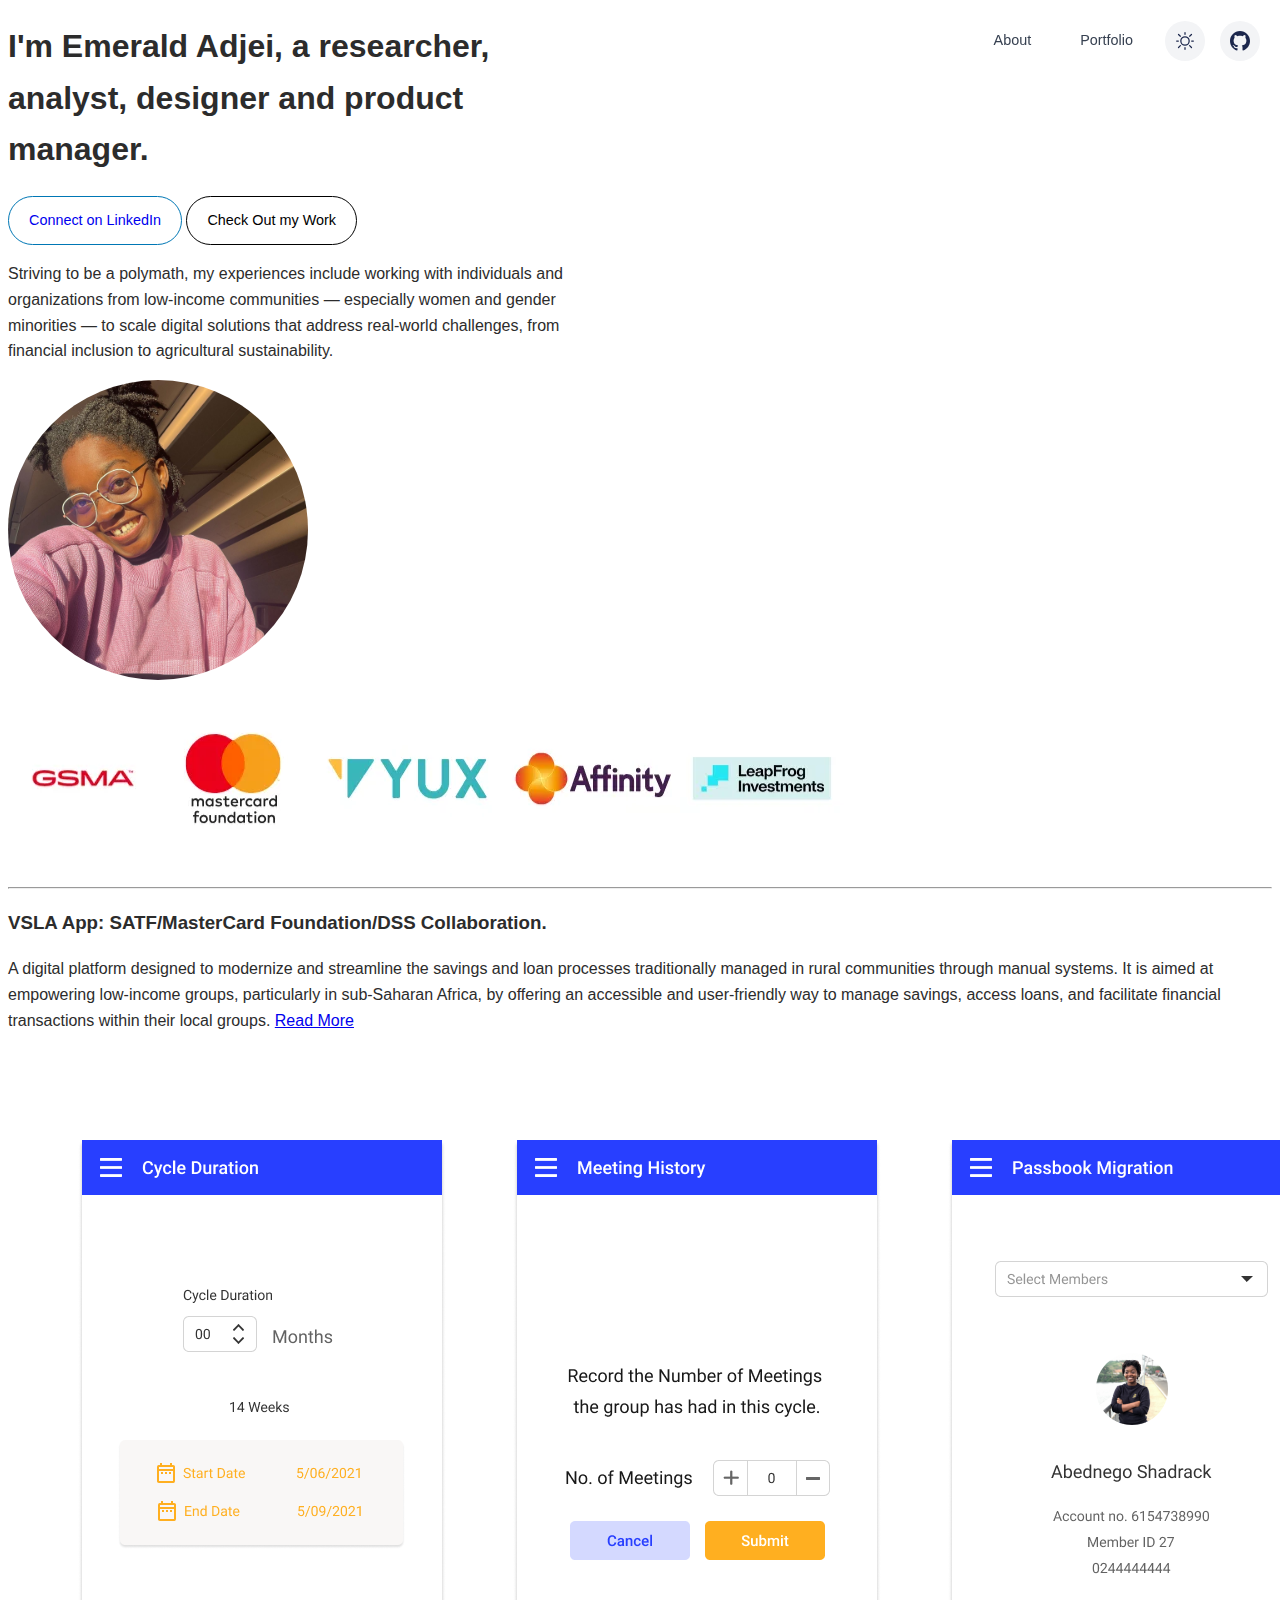
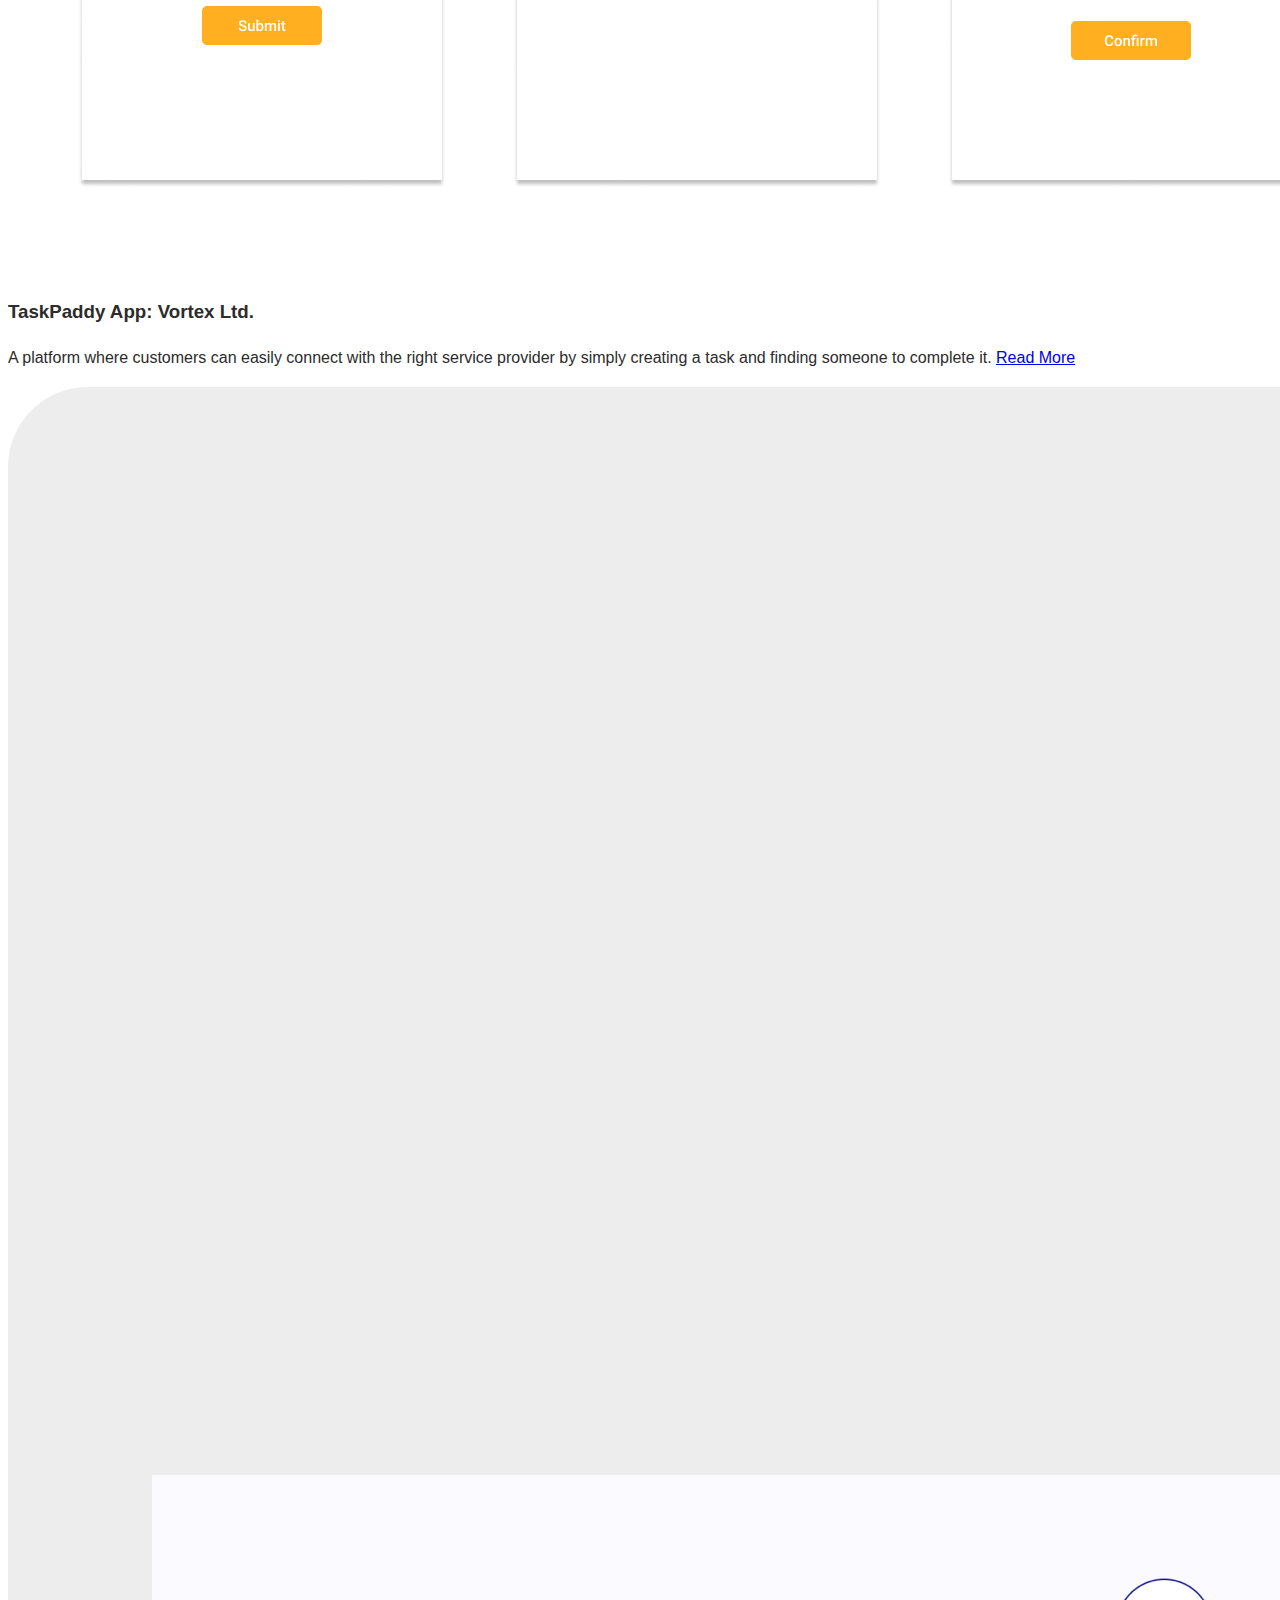
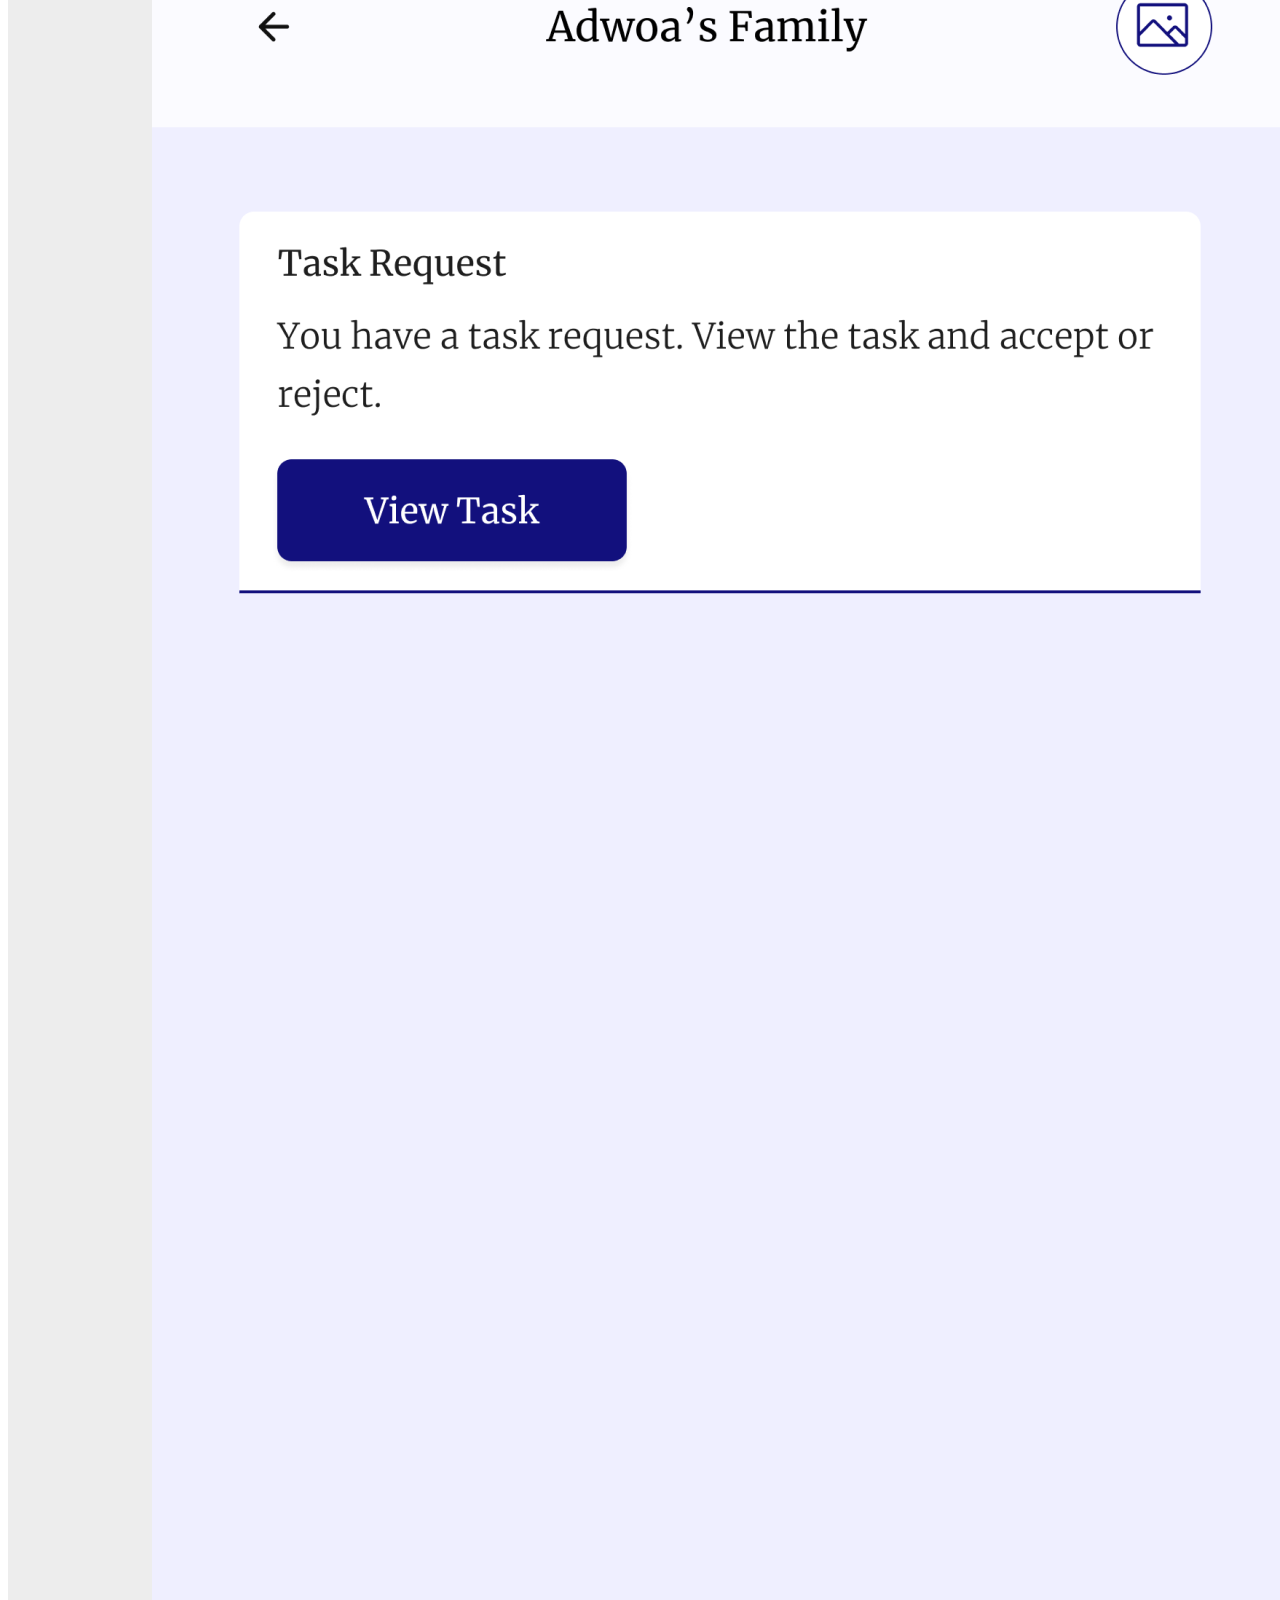
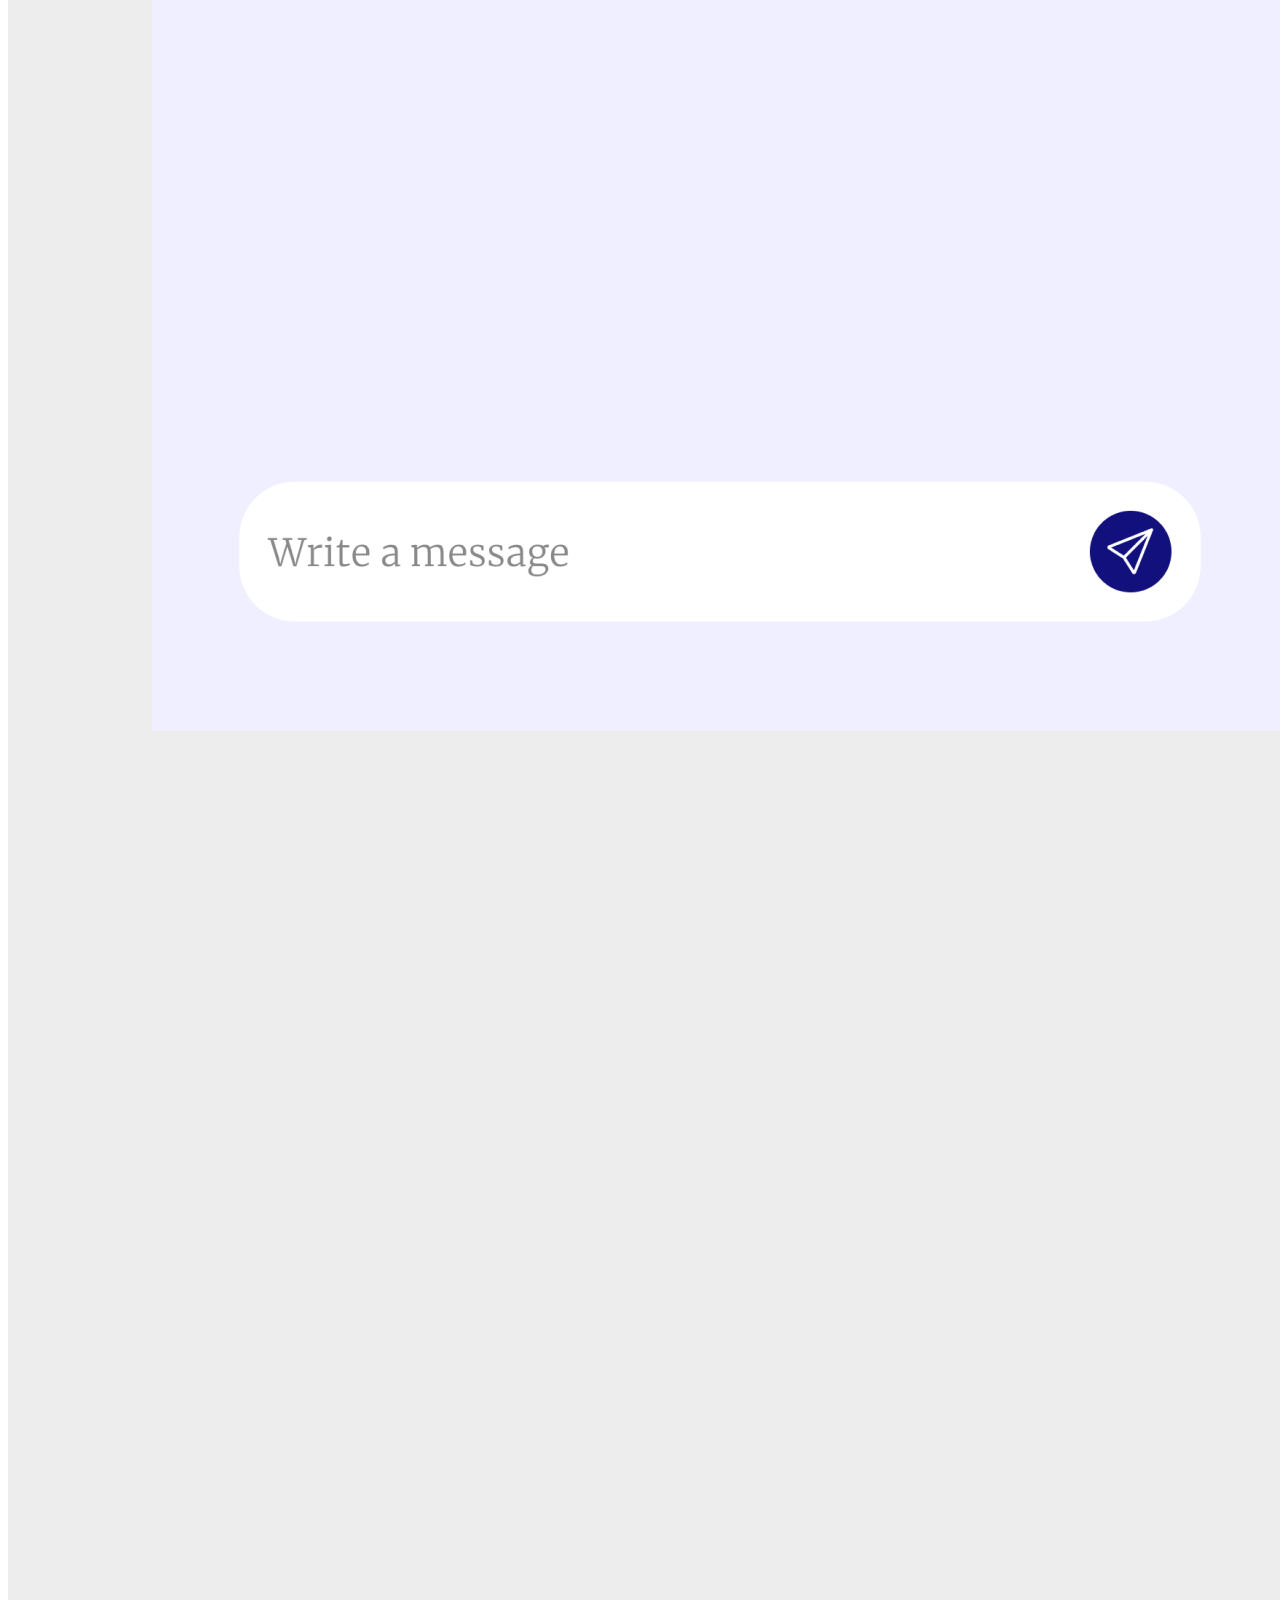
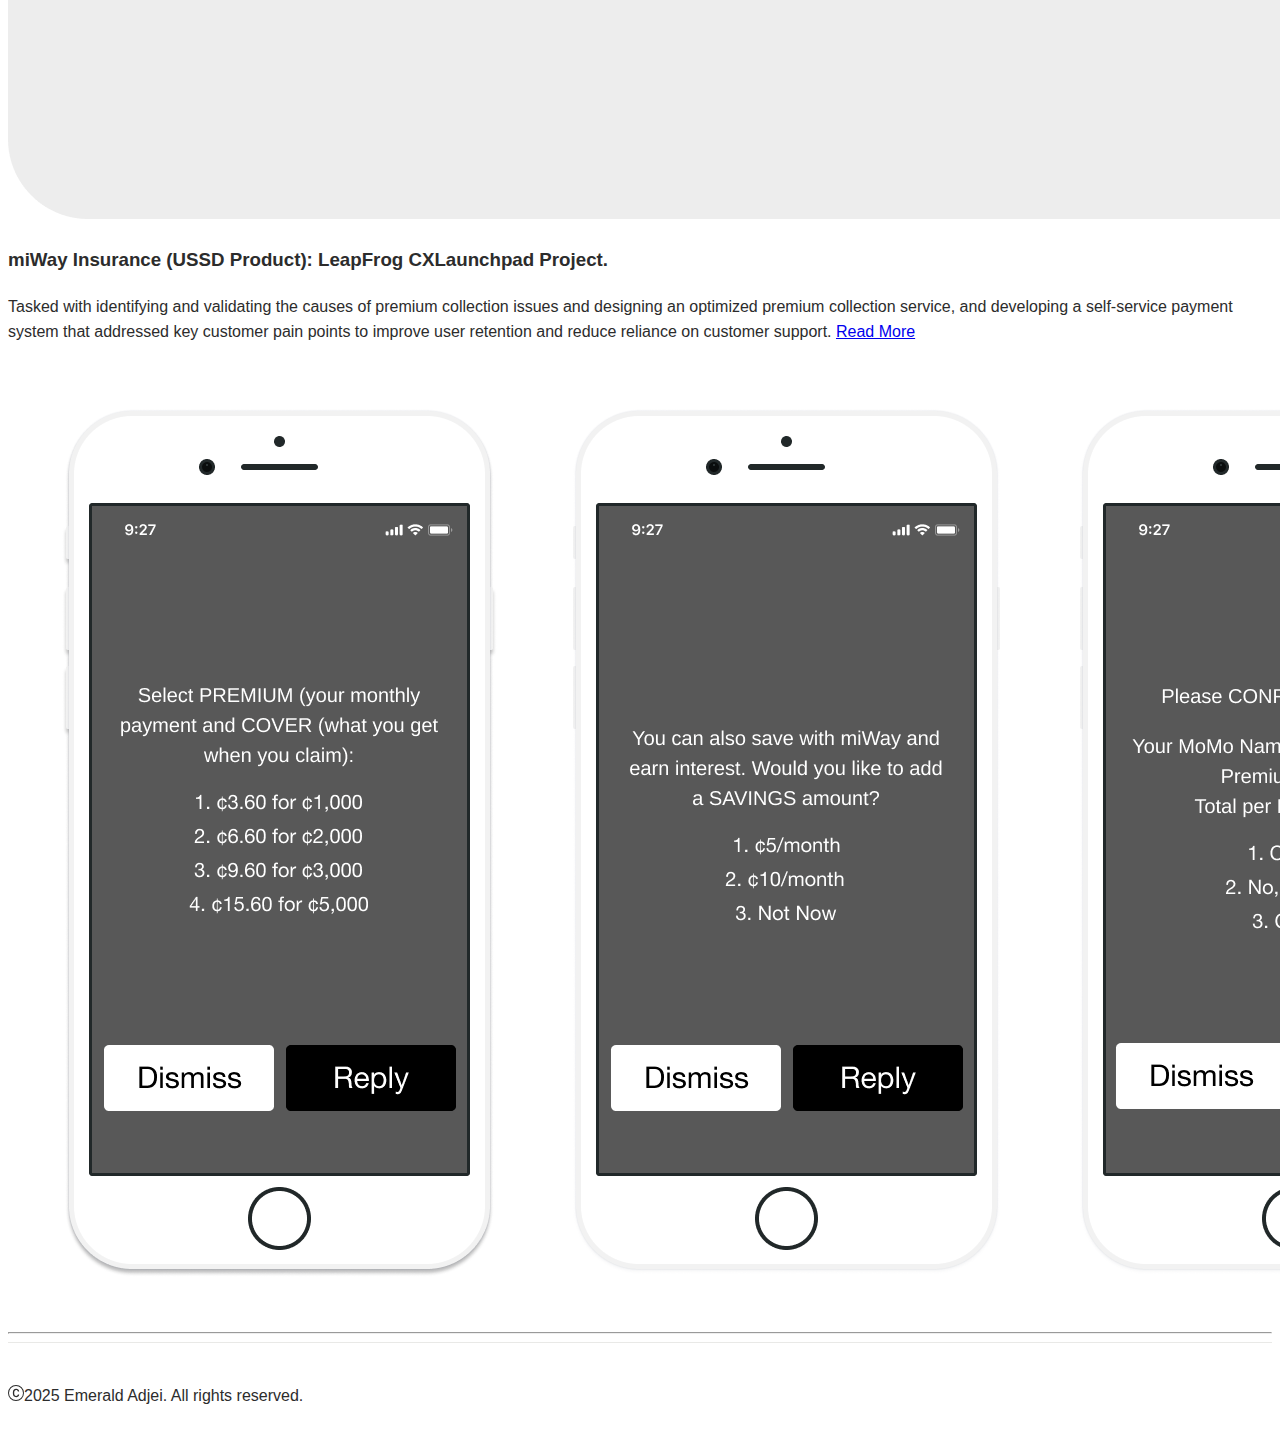
<file: index.html>
<!DOCTYPE html>
<html lang="en">
<head>
  <meta charset="UTF-8">
  <meta name="viewport" content="width=device-width, initial-scale=1.0">
  <title>Emerald Adjei - Portfolio</title>
  <link href="https://cdn.jsdelivr.net/npm/bootstrap@5.3.8/dist/css/bootstrap.min.css" rel="stylesheet" integrity="sha384-sRIl4kxILFvY47J16cr9ZwB07vP4J8+LH7qKQnuqkuIAvNWLzeN8tE5YBujZqJLB" crossorigin="anonymous">
  <link rel="stylesheet" href="styles.css">
</head>

<body>
  <!-- Header -->
  <header class="py-3">
    <div class="theme-toggle d-flex align-items-center gap-3">
      <!-- Navigation Links -->
      <a href="about.html" class="theme-btn nav-link">About</a>
      <a href="portfolio.html" class="theme-btn nav-link">Portfolio</a>

      <!-- Theme Toggle -->
      <button class="theme-btn icon-btn" id="themeToggle" onclick="toggleTheme()">
        <svg id="sunIcon" viewBox="0 0 24 24" fill="none" xmlns="http://www.w3.org/2000/svg">
          <circle cx="12" cy="12" r="5" stroke="#1C274C" stroke-width="1.5"/>
          <path d="M12 2V4M12 20V22M4 12L2 12M22 12L20 12M19.7778 4.22266L17.5558 6.25424M4.22217 4.22266L6.44418 6.25424M6.44434 17.5557L4.22211 19.7779M19.7778 19.7773L17.5558 17.5551" stroke="#1C274C" stroke-width="1.5" stroke-linecap="round"/>
        </svg>
        <svg id="moonIcon" style="display: none;" viewBox="0 0 24 24" fill="none" xmlns="http://www.w3.org/2000/svg">
          <path d="M21.0672 11.8568L20.4253 11.469C19.4172 13.1373 17.5882 14.25 15.5 14.25C12.3244 14.25 9.75 11.6756 9.75 8.5C9.75 6.41182 10.8627 4.5828 12.531 3.57467C9.65609 3.5593 8.25 5.86509 8.25 8.5C8.25 12.5041 11.4959 15.75 15.5 15.75C18.1349 15.75 20.4407 14.3439 21.7092 12.2447C21.6444 12.3518 21.5541 12.3539 21.523 12.3497C21.4976 12.3462 21.4347 12.3314 21.3683 12.2676C21.2899 12.1923 21.25 12.0885 21.25 12C21.25 6.89137 17.1086 2.75 12 2.75C6.89137 2.75 2.75 6.89137 2.75 12C2.75 17.1086 6.89137 21.25 12 21.25C17.1086 21.25 21.25 17.1086 21.25 12H21.0672Z" fill="#FFF"/>
        </svg>
      </button>

      <!-- GitHub Link -->
      <button class="theme-btn icon-btn" onclick="window.open('https://github.com/enyadjei/', '_blank')">
        <svg viewBox="0 0 24 24" fill="none" xmlns="http://www.w3.org/2000/svg">
          <path d="M12 0c-6.626 0-12 5.373-12 12 0 5.302 3.438 9.8 8.207 11.387.599.111.793-.261.793-.577v-2.234c-3.338.726-4.033-1.416-4.033-1.416-.546-1.387-1.333-1.756-1.333-1.756-1.089-.745.083-.729.083-.729 1.205.084 1.839 1.237 1.839 1.237 1.07 1.834 2.807 1.304 3.492.997.107-.775.418-1.305.762-1.604-2.665-.305-5.467-1.334-5.467-5.931 0-1.311.469-2.381 1.236-3.221-.124-.303-.535-1.524.117-3.176 0 0 1.008-.322 3.301 1.23.957-.266 1.983-.399 3.003-.404 1.02.005 2.047.138 3.006.404 2.291-1.552 3.297-1.23 3.297-1.23.653 1.653.242 2.874.118 3.176.77.84 1.235 1.911 1.235 3.221 0 4.609-2.807 5.624-5.479 5.921.43.372.823 1.102.823 2.222v3.293c0 .319.192.694.801.576 4.765-1.589 8.199-6.086 8.199-11.386 0-6.627-5.373-12-12-12z" fill="#1C274C"/>
        </svg>
      </button>
    </div>
  </header>

  <!-- Hero Section -->
  <section class="container py-5">
    <div class="row align-items-center">
      <!-- Text -->
      <div class="col-lg-8 col-md-7 order-2 order-md-1">
        <div class="header-text">
          <h1 class="display-4 fw-bold mb-4">
            I'm <span class="highlight">Emerald Adjei</span>, a researcher, analyst, designer and product manager.
          </h1>

          <div class="d-flex flex-column flex-md-row gap-3 mb-4 align-items-start">
            <a class="cta-btn primary" href="https://www.linkedin.com/in/emerald-adjei/" target="_blank">
              <i class="bi bi-linkedin me-2"></i> Connect on LinkedIn
            </a>
            <a class="cta-btn secondary" href="portfolio.html">
              <i class="bi bi-journals me-2"></i> Check Out my Work
            </a>
          </div>

          <p class="lead">
            Striving to be a polymath, my experiences include working with individuals and organizations from low-income communities — especially women and gender minorities — to scale digital solutions that address real-world challenges, from financial inclusion to agricultural sustainability.
          </p>
        </div>
      </div>

      <!-- Profile Image -->
      <div class="col-lg-4 col-md-5 order-1 order-md-2 text-center mb-4 mb-md-0">
        <img src="img/eme.jpg" alt="Emerald Adjei" class="profile-photo"/>
      </div>
    </div>
  </section>

  <!-- Worked With Section -->
  <section class="container text-center my-5">
    <img src="img/workedwith.png" alt="Worked With Logos" class="img-fluid workedwith-img"/>
  </section>

  <hr>

  <!-- Portfolio Section -->
  <section class="container content my-5">
    <div class="mb-5">
      <h3>VSLA App: SATF/MasterCard Foundation/DSS Collaboration.</h3>
      <p>
        A digital platform designed to modernize and streamline the savings and loan processes traditionally managed in rural communities through manual systems. It is aimed at empowering low-income groups, particularly in sub-Saharan Africa, by offering an accessible and user-friendly way to manage savings, access loans, and facilitate financial transactions within their local groups. 
        <a href="vsla.html" class="read-more">Read More</a>
      </p>
      <div class="image-work">
        <img src="img/2.png" alt="VSLA App Screenshot"/>
      </div>
    </div>

    <div class="mb-5">
      <h3>TaskPaddy App: Vortex Ltd.</h3>
      <p>
        A platform where customers can easily connect with the right service provider by simply creating a task and finding someone to complete it. 
        <a href="taskpaddy.html" class="read-more">Read More</a>
      </p>
      <div class="image-work">
        <img src="img/3.png" alt="TaskPaddy App Screenshot"/>
      </div>
    </div>

    <div>
      <h3>miWay Insurance (USSD Product): LeapFrog CXLaunchpad Project.</h3>
      <p>
        Tasked with identifying and validating the causes of premium collection issues and designing an optimized premium collection service, and developing a self-service payment system that addressed key customer pain points to improve user retention and reduce reliance on customer support. 
        <a href="miway.html" class="read-more">Read More</a>
      </p>
      <div class="image-work">
        <img src="img/4.png" alt="miWay Insurance Screenshot"/>
      </div>
    </div>
  </section>

 

  <!-- Footer -->
  <div class="container">
        <hr>
        <div class="footer text-center">
            <div class="copyright">
                <svg xmlns="http://www.w3.org/2000/svg" width="16" height="16" fill="currentColor" class="bi bi-c-circle me-1" viewBox="0 0 16 16">
                    <path d="M1 8a7 7 0 1 0 14 0A7 7 0 0 0 1 8m15 0A8 8 0 1 1 0 8a8 8 0 0 1 16 0M8.146 4.992c-1.212 0-1.927.92-1.927 2.502v1.06c0 1.571.703 2.462 1.927 2.462.979 0 1.641-.586 1.729-1.418h1.295v.093c-.1 1.448-1.354 2.467-3.03 2.467-2.091 0-3.269-1.336-3.269-3.603V7.482c0-2.261 1.201-3.638 3.27-3.638 1.681 0 2.935 1.054 3.029 2.572v.088H9.875c-.088-.879-.768-1.512-1.729-1.512"/>
                </svg>2025 Emerald Adjei. All rights reserved.
            </div>
        </div>
    </div>

  <script src="main.js"></script>
  <script src="https://cdn.jsdelivr.net/npm/bootstrap@5.3.8/dist/js/bootstrap.bundle.min.js" integrity="sha384-FKyoEForCGlyvwx9Hj09JcYn3nv7wiPVlz7YYwJrWVcXK/BmnVDxM+D2scQbITxI" crossorigin="anonymous"></script>
</body>
</html>
</file>
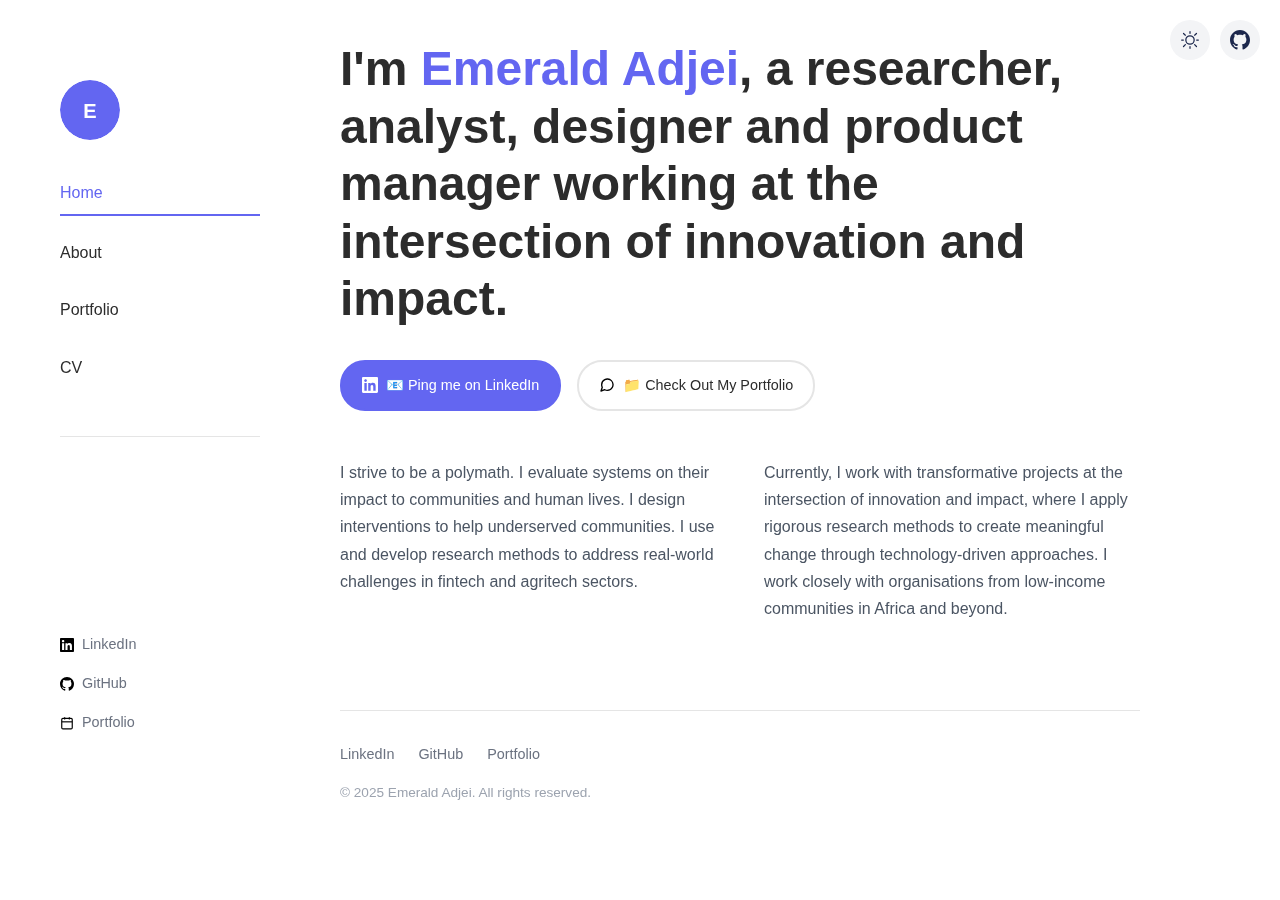
<file: code_portfolio.html>
<!DOCTYPE html>
<html lang="en">
<head>
    <meta charset="UTF-8">
    <meta name="viewport" content="width=device-width, initial-scale=1.0">
    <title>Emerald Adjei - Portfolio</title>
    <style>
        * {
            margin: 0;
            padding: 0;
            box-sizing: border-box;
        }

        body {
            font-family: -apple-system, BlinkMacSystemFont, 'Segoe UI', Roboto, 'Helvetica Neue', Arial, sans-serif;
            line-height: 1.6;
            color: #2c2c2c;
            background-color: #ffffff;
            min-height: 100vh;
        }

        .container {
            max-width: 1200px;
            margin: 0 auto;
            padding: 0 20px;
            display: grid;
            grid-template-columns: 200px 1fr;
            gap: 80px;
            min-height: 100vh;
        }

        /* Sidebar Navigation */
        .sidebar {
            position: sticky;
            top: 40px;
            height: fit-content;
            padding-top: 40px;
            display: flex;
            flex-direction: column;
        }

        .profile-avatar {
            width: 60px;
            height: 60px;
            border-radius: 50%;
            object-fit: cover;
            margin-bottom: 2rem;
        }

        .nav-menu {
            list-style: none;
            margin-bottom: 3rem;
        }

        .nav-menu li {
            margin-bottom: 1rem;
        }

        .nav-menu a {
            color: #2c2c2c;
            text-decoration: none;
            font-size: 1rem;
            font-weight: 400;
            transition: color 0.2s ease;
            display: block;
            padding: 8px 0;
        }

        .nav-menu a:hover,
        .nav-menu a.active {
            color: #6366f1;
            font-weight: 500;
        }

        .nav-menu a.active {
            border-bottom: 2px solid #6366f1;
        }

        /* Sidebar Footer */
        .sidebar-footer {
            margin-top: auto;
            padding-top: 12rem;
            border-top: 1px solid #e5e5e5;
        }

        .sidebar-links {
            display: flex;
            flex-direction: column;
            gap: 0.5rem;
        }

        .sidebar-link {
            display: inline-flex;
            align-items: center;
            color: #6b7280;
            text-decoration: none;
            font-size: 0.9rem;
            transition: color 0.2s ease;
            padding: 4px 0;
        }

        .sidebar-link:hover {
            color: #6366f1;
        }

        .sidebar-link::before {
            content: '';
            display: inline-block;
            width: 14px;
            height: 14px;
            margin-right: 8px;
            background-size: contain;
        }

        .sidebar-link.linkedin::before {
            background-image: url('data:image/svg+xml,<svg xmlns="http://www.w3.org/2000/svg" viewBox="0 0 24 24" fill="currentColor"><path d="M20.447 20.452h-3.554v-5.569c0-1.328-.027-3.037-1.852-3.037-1.853 0-2.136 1.445-2.136 2.939v5.667H9.351V9h3.414v1.561h.046c.477-.9 1.637-1.85 3.37-1.85 3.601 0 4.267 2.37 4.267 5.455v6.286zM5.337 7.433c-1.144 0-2.063-.926-2.063-2.065 0-1.138.92-2.063 2.063-2.063 1.14 0 2.064.925 2.064 2.063 0 1.139-.925 2.065-2.064 2.065zm1.782 13.019H3.555V9h3.564v11.452zM22.225 0H1.771C.792 0 0 .774 0 1.729v20.542C0 23.227.792 24 1.771 24h20.451C23.2 24 24 23.227 24 22.271V1.729C24 .774 23.2 0 22.222 0h.003z"/></svg>');
        }

        .sidebar-link.github::before {
            background-image: url('data:image/svg+xml,<svg xmlns="http://www.w3.org/2000/svg" viewBox="0 0 24 24" fill="currentColor"><path d="M12 0c-6.626 0-12 5.373-12 12 0 5.302 3.438 9.8 8.207 11.387.599.111.793-.261.793-.577v-2.234c-3.338.726-4.033-1.416-4.033-1.416-.546-1.387-1.333-1.756-1.333-1.756-1.089-.745.083-.729.083-.729 1.205.084 1.839 1.237 1.839 1.237 1.07 1.834 2.807 1.304 3.492.997.107-.775.418-1.305.762-1.604-2.665-.305-5.467-1.334-5.467-5.931 0-1.311.469-2.381 1.236-3.221-.124-.303-.535-1.524.117-3.176 0 0 1.008-.322 3.301 1.23.957-.266 1.983-.399 3.003-.404 1.02.005 2.047.138 3.006.404 2.291-1.552 3.297-1.23 3.297-1.23.653 1.653.242 2.874.118 3.176.77.84 1.235 1.911 1.235 3.221 0 4.609-2.807 5.624-5.479 5.921.43.372.823 1.102.823 2.222v3.293c0 .319.192.694.801.576 4.765-1.589 8.199-6.086 8.199-11.386 0-6.627-5.373-12-12-12z"/></svg>');
        }

        .sidebar-link.portfolio::before {
            background-image: url('data:image/svg+xml,<svg xmlns="http://www.w3.org/2000/svg" viewBox="0 0 24 24" fill="none" stroke="currentColor" stroke-width="2"><rect x="3" y="4" width="18" height="18" rx="2" ry="2"/><line x1="16" y1="2" x2="16" y2="6"/><line x1="8" y1="2" x2="8" y2="6"/><line x1="3" y1="10" x2="21" y2="10"/></svg>');
        }

        /* Main Content */
        .main-content {
            padding: 40px 0;
            max-width: 800px;
        }

        .hero-section {
            margin-bottom: 3rem;
        }

        .hero-title {
            font-size: 3rem;
            font-weight: 700;
            color: #2c2c2c;
            line-height: 1.2;
            margin-bottom: 2rem;
        }

        .hero-title .highlight {
            color: #6366f1;
        }

        .cta-buttons {
            display: flex;
            gap: 1rem;
            margin-bottom: 3rem;
        }

        .cta-btn {
            display: inline-flex;
            align-items: center;
            padding: 12px 20px;
            border-radius: 25px;
            text-decoration: none;
            font-size: 0.9rem;
            font-weight: 500;
            transition: all 0.2s ease;
        }

        .cta-btn.primary {
            background: #6366f1;
            color: white;
            border: 2px solid #6366f1;
        }

        .cta-btn.primary:hover {
            background: #5855eb;
            border-color: #5855eb;
            transform: translateY(-1px);
        }

        .cta-btn.secondary {
            background: transparent;
            color: #2c2c2c;
            border: 2px solid #e5e5e5;
        }

        .cta-btn.secondary:hover {
            border-color: #d1d5db;
            transform: translateY(-1px);
        }

        .cta-btn::before {
            content: '';
            display: inline-block;
            width: 16px;
            height: 16px;
            margin-right: 8px;
            background-size: contain;
        }

        .cta-btn.linkedin::before {
            background-image: url('data:image/svg+xml,<svg xmlns="http://www.w3.org/2000/svg" viewBox="0 0 24 24" fill="white"><path d="M20.447 20.452h-3.554v-5.569c0-1.328-.027-3.037-1.852-3.037-1.853 0-2.136 1.445-2.136 2.939v5.667H9.351V9h3.414v1.561h.046c.477-.9 1.637-1.85 3.37-1.85 3.601 0 4.267 2.37 4.267 5.455v6.286zM5.337 7.433c-1.144 0-2.063-.926-2.063-2.065 0-1.138.92-2.063 2.063-2.063 1.14 0 2.064.925 2.064 2.063 0 1.139-.925 2.065-2.064 2.065zm1.782 13.019H3.555V9h3.564v11.452zM22.225 0H1.771C.792 0 0 .774 0 1.729v20.542C0 23.227.792 24 1.771 24h20.451C23.2 24 24 23.227 24 22.271V1.729C24 .774 23.2 0 22.222 0h.003z"/></svg>');
        }

        .cta-btn.secondary::before {
            background-image: url('data:image/svg+xml,%3Csvg xmlns="http://www.w3.org/2000/svg" width="24" height="24" viewBox="0 0 24 24" fill="none" stroke="%23000000" stroke-width="2" stroke-linecap="round" stroke-linejoin="round"%3E%3Cpath d="M21 11.5a8.38 8.38 0 0 1-.9 3.8 8.5 8.5 0 0 1-7.6 4.7 8.38 8.38 0 0 1-3.8-.9L3 21l1.9-5.7a8.38 8.38 0 0 1-.9-3.8 8.5 8.5 0 0 1 4.7-7.6 8.38 8.38 0 0 1 3.8-.9h.5a8.48 8.48 0 0 1 8 8v.5z"%3E%3C/path%3E%3C/svg%3E');
        }


        /* About Content */
        .about-content {
            display: grid;
            grid-template-columns: 1fr 1fr;
            gap: 3rem;
            margin-bottom: 3rem;
        }

        .about-text {
            font-size: 1rem;
            line-height: 1.7;
            color: #4b5563;
        }

        .about-text p {
            margin-bottom: 1.5rem;
        }

        /* Footer */
        .footer {
            border-top: 1px solid #e5e5e5;
            padding-top: 2rem;
            margin-top: 4rem;
        }

        .footer-links {
            display: flex;
            gap: 1.5rem;
            margin-bottom: 1rem;
        }

        .footer-links a {
            color: #6b7280;
            text-decoration: none;
            font-size: 0.9rem;
        }

        .footer-links a:hover {
            color: #6366f1;
        }

        .copyright {
            color: #9ca3af;
            font-size: 0.85rem;
        }

        /* Dark/Light Mode Toggle */
        .theme-toggle {
            position: fixed;
            top: 20px;
            right: 20px;
            display: flex;
            gap: 10px;
        }

        .theme-btn {
            width: 40px;
            height: 40px;
            border: none;
            border-radius: 50%;
            background: #f3f4f6;
            cursor: pointer;
            display: flex;
            align-items: center;
            justify-content: center;
            transition: all 0.2s ease;
            padding: 8px;
        }

        .theme-btn:hover {
            background: #e5e7eb;
            transform: scale(1.05);
        }

        .theme-btn svg {
            width: 20px;
            height: 20px;
        }

        .theme-btn.dark-mode {
            background: #374151;
        }

        .theme-btn.dark-mode:hover {
            background: #4b5563;
        }

        /* Sections (hidden by default) */
        .section {
            display: none;
        }

        .section.active {
            display: block;
            animation: fadeIn 0.3s ease;
        }

        .section h2 {
            font-size: 2rem;
            font-weight: 600;
            color: #2c2c2c;
            margin-bottom: 2rem;
        }

        /* Publications Section */
        .publication-item {
            background: #f9fafb;
            border: 1px solid #e5e7eb;
            border-radius: 8px;
            padding: 1.5rem;
            margin-bottom: 1rem;
        }

        .publication-item h3 {
            font-size: 1.1rem;
            font-weight: 600;
            color: #2c2c2c;
            margin-bottom: 0.5rem;
        }

        .publication-meta {
            color: #6b7280;
            font-size: 0.9rem;
            margin-bottom: 1rem;
        }

        /* CV Section */
        .cv-section {
            margin-bottom: 2rem;
        }

        .cv-section h3 {
            font-size: 1.3rem;
            font-weight: 600;
            color: #2c2c2c;
            margin-bottom: 1rem;
            border-bottom: 2px solid #6366f1;
            padding-bottom: 0.5rem;
        }

        .cv-item {
            margin-bottom: 1.5rem;
        }

        .cv-item h4 {
            font-size: 1.1rem;
            font-weight: 600;
            color: #2c2c2c;
        }

        .cv-meta {
            color: #6366f1;
            font-size: 0.9rem;
            margin-bottom: 0.5rem;
        }

        .cv-description {
            color: #4b5563;
            line-height: 1.6;
        }

        /* Animations */
        @keyframes fadeIn {
            from { opacity: 0; transform: translateY(10px); }
            to { opacity: 1; transform: translateY(0); }
        }

        /* Responsive Design */
        @media (max-width: 768px) {
            .container {
                grid-template-columns: 1fr;
                gap: 2rem;
                padding: 0 20px;
            }

            .sidebar {
                position: static;
                padding-top: 20px;
                border-bottom: 1px solid #e5e5e5;
                padding-bottom: 20px;
            }

            .nav-menu {
                display: flex;
                gap: 2rem;
                overflow-x: auto;
                margin-bottom: 1rem;
            }

            .nav-menu li {
                margin-bottom: 0;
                flex-shrink: 0;
            }

            .sidebar-footer {
                margin-top: 0;
                padding-top: 1rem;
                border-top: 1px solid #e5e5e5;
            }

            .sidebar-links {
                flex-direction: row;
                gap: 1.5rem;
                justify-content: center;
            }

            .hero-title {
                font-size: 2rem;
            }

            .about-content {
                grid-template-columns: 1fr;
                gap: 2rem;
            }

            .cta-buttons {
                flex-direction: column;
            }

            .main-content {
                padding: 20px 0;
            }
        }
    </style>
</head>
<body>
    <!-- Theme Toggle -->
    <div class="theme-toggle">
        <button class="theme-btn" id="themeToggle" onclick="toggleTheme()">
            <svg id="sunIcon" viewBox="0 0 24 24" fill="none" xmlns="http://www.w3.org/2000/svg">
                <circle cx="12" cy="12" r="5" stroke="#1C274C" stroke-width="1.5"></circle>
                <path d="M12 2V4" stroke="#1C274C" stroke-width="1.5" stroke-linecap="round"></path>
                <path d="M12 20V22" stroke="#1C274C" stroke-width="1.5" stroke-linecap="round"></path>
                <path d="M4 12L2 12" stroke="#1C274C" stroke-width="1.5" stroke-linecap="round"></path>
                <path d="M22 12L20 12" stroke="#1C274C" stroke-width="1.5" stroke-linecap="round"></path>
                <path d="M19.7778 4.22266L17.5558 6.25424" stroke="#1C274C" stroke-width="1.5" stroke-linecap="round"></path>
                <path d="M4.22217 4.22266L6.44418 6.25424" stroke="#1C274C" stroke-width="1.5" stroke-linecap="round"></path>
                <path d="M6.44434 17.5557L4.22211 19.7779" stroke="#1C274C" stroke-width="1.5" stroke-linecap="round"></path>
                <path d="M19.7778 19.7773L17.5558 17.5551" stroke="#1C274C" stroke-width="1.5" stroke-linecap="round"></path>
            </svg>
            <svg id="moonIcon" style="display: none;" viewBox="0 0 24 24" fill="none" xmlns="http://www.w3.org/2000/svg">
                <path d="M21.0672 11.8568L20.4253 11.469L21.0672 11.8568ZM12.1432 2.93276L11.7553 2.29085V2.29085L12.1432 2.93276ZM21.25 12C21.25 17.1086 17.1086 21.25 12 21.25V22.75C17.9371 22.75 22.75 17.9371 22.75 12H21.25ZM12 21.25C6.89137 21.25 2.75 17.1086 2.75 12H1.25C1.25 17.9371 6.06294 22.75 12 22.75V21.25ZM2.75 12C2.75 6.89137 6.89137 2.75 12 2.75V1.25C6.06294 1.25 1.25 6.06294 1.25 12H2.75ZM15.5 14.25C12.3244 14.25 9.75 11.6756 9.75 8.5H8.25C8.25 12.5041 11.4959 15.75 15.5 15.75V14.25ZM20.4253 11.469C19.4172 13.1373 17.5882 14.25 15.5 14.25V15.75C18.1349 15.75 20.4407 14.3439 21.7092 12.2447L20.4253 11.469ZM9.75 8.5C9.75 6.41182 10.8627 4.5828 12.531 3.57467L11.7553 2.29085C9.65609 3.5593 8.25 5.86509 8.25 8.5H9.75ZM12 2.75C11.9115 2.75 11.8077 2.71008 11.7324 2.63168C11.6686 2.56527 11.6538 2.50244 11.6503 2.47703C11.6461 2.44587 11.6482 2.35557 11.7553 2.29085L12.531 3.57467C13.0342 3.27065 13.196 2.71398 13.1368 2.27627C13.0754 1.82126 12.7166 1.25 12 1.25V2.75ZM21.7092 12.2447C21.6444 12.3518 21.5541 12.3539 21.523 12.3497C21.4976 12.3462 21.4347 12.3314 21.3683 12.2676C21.2899 12.1923 21.25 12.0885 21.25 12H22.75C22.75 11.2834 22.1787 10.9246 21.7237 10.8632C21.286 10.804 20.7293 10.9658 20.4253 11.469L21.7092 12.2447Z" fill="#1C274C"></path>
            </svg>
        </button>
        <button class="theme-btn" onclick="window.open('https://github.com/emerald-adjei', '_blank')">
            <svg viewBox="0 0 24 24" fill="none" xmlns="http://www.w3.org/2000/svg">
                <path d="M12 0c-6.626 0-12 5.373-12 12 0 5.302 3.438 9.8 8.207 11.387.599.111.793-.261.793-.577v-2.234c-3.338.726-4.033-1.416-4.033-1.416-.546-1.387-1.333-1.756-1.333-1.756-1.089-.745.083-.729.083-.729 1.205.084 1.839 1.237 1.839 1.237 1.07 1.834 2.807 1.304 3.492.997.107-.775.418-1.305.762-1.604-2.665-.305-5.467-1.334-5.467-5.931 0-1.311.469-2.381 1.236-3.221-.124-.303-.535-1.524.117-3.176 0 0 1.008-.322 3.301 1.23.957-.266 1.983-.399 3.003-.404 1.02.005 2.047.138 3.006.404 2.291-1.552 3.297-1.23 3.297-1.23.653 1.653.242 2.874.118 3.176.77.84 1.235 1.911 1.235 3.221 0 4.609-2.807 5.624-5.479 5.921.43.372.823 1.102.823 2.222v3.293c0 .319.192.694.801.576 4.765-1.589 8.199-6.086 8.199-11.386 0-6.627-5.373-12-12-12z" fill="#1C274C"/>
            </svg>
        </button>
    </div>

    <div class="container">
        <!-- Sidebar -->
        <div class="sidebar">
            <img src="data:image/svg+xml,%3Csvg xmlns='http://www.w3.org/2000/svg' width='60' height='60' viewBox='0 0 60 60'%3E%3Ccircle cx='30' cy='30' r='30' fill='%236366f1'/%3E%3Ctext x='30' y='38' text-anchor='middle' font-family='Arial' font-size='20' fill='white' font-weight='bold'%3EE%3C/text%3E%3C/svg%3E" alt="Emerald Adjei" class="profile-avatar" />
            
            <nav>
                <ul class="nav-menu">
                    <li><a href="#" class="nav-link active" onclick="showSection('home')">Home</a></li>
                    <li><a href="#" class="nav-link" onclick="showSection('about')">About</a></li>
                    <li><a href="#" class="nav-link" onclick="showSection('portfolio')">Portfolio</a></li>
                    <li><a href="#" class="nav-link" onclick="showSection('cv')">CV</a></li>
                </ul>
            </nav>

            <!-- Sidebar Footer -->
            <div class="sidebar-footer">
                <div class="sidebar-links">
                    <a href="https://linkedin.com/in/emerald-adjei" class="sidebar-link linkedin" target="_blank">LinkedIn</a>
                    <a href="https://github.com/emerald-adjei" class="sidebar-link github" target="_blank">GitHub</a>
                    <a href="#" class="sidebar-link portfolio" onclick="showSection('portfolio')">Portfolio</a>
                </div>
            </div>
        </div>

        <!-- Main Content -->
        <div class="main-content">
            <!-- Home Section -->
            <div id="home" class="section active">
                <div class="hero-section">
                    <h1 class="hero-title">
                        I'm <span class="highlight">Emerald Adjei</span>, a researcher, analyst, designer and product manager working at the intersection of innovation and impact.
                    </h1>
                    
                    <div class="cta-buttons">
                        <a href="https://linkedin.com/in/emerald-adjei" class="cta-btn primary linkedin" target="_blank">📧 Ping me on LinkedIn</a>
                        <a href="#" class="cta-btn secondary" onclick="showSection('portfolio')">📁 Check Out My Portfolio</a>
                    </div>
                </div>

                <div class="about-content">
                    <div class="about-text">
                        <p>I strive to be a polymath. I evaluate systems on their impact to communities and human lives. I design interventions to help underserved communities. I use and develop research methods to address real-world challenges in fintech and agritech sectors.</p>
                    </div>
                    <div class="about-text">
                        <p>Currently, I work with transformative projects at the intersection of innovation and impact, where I apply rigorous research methods to create meaningful change through technology-driven approaches. I work closely with organisations from low-income communities in Africa and beyond.</p>
                    </div>
                </div>

                <div class="footer">
                    <div class="footer-links">
                        <a href="https://linkedin.com/in/emerald-adjei" target="_blank">LinkedIn</a>
                        <a href="https://github.com/emerald-adjei" target="_blank">GitHub</a>
                        <a href="#" onclick="showSection('portfolio')">Portfolio</a>
                    </div>
                    <div class="copyright">© 2025 Emerald Adjei. All rights reserved.</div>
                </div>
            </div>

            <!-- About Section -->
            <div id="about" class="section">
                <h2>About Me</h2>
                <div class="about-content">
                    <div class="about-text">
                        <p>With a track record of contributing to transformative projects in fintech and agritech sectors, I thrive at the intersection of innovation and impact. Striving to be a polymath, my experiences include working with individuals and organisations from low-income communities - especially women and gender minorities to scale digital solutions that address real-world challenges, from financial inclusion to agricultural sustainability.</p>
                        
                        <p>My approach combines rigorous research methodologies with practical design thinking to create interventions that make meaningful differences in people's lives. I believe in the power of technology to democratize access to opportunities and resources.</p>
                    </div>
                    <div class="about-text">
                        <p>I have worked with leading organizations including GSMA, Mastercard Foundation, YUX, Affinity, and LeapFrog Investments, contributing to projects that span across multiple continents and impact thousands of lives.</p>
                        
                        <p>When I'm not immersed in research and product development, I enjoy exploring new technologies, mentoring young professionals, and advocating for inclusive design practices in the tech industry.</p>
                    </div>
                </div>
            </div>

            <!-- Portfolio Section -->
            <div id="portfolio" class="section">
                <h2>Portfolio</h2>
                
                <div class="publication-item">
                    <h3>Financial Inclusion Platform for Rural Women</h3>
                    <div class="publication-meta">Mastercard Foundation • 2024</div>
                    <p>Led product development for a digital financial services platform targeting women entrepreneurs in rural Ghana. Increased access to microfinance by 40% and onboarded 25,000+ users within the first year.</p>
                </div>

                <div class="publication-item">
                    <h3>Climate-Smart Agriculture Mobile App</h3>
                    <div class="publication-meta">GSMA • 2024</div>
                    <p>Designed and managed development of a mobile application connecting smallholder farmers with climate data, market prices, and agricultural best practices. Deployed across 5 countries with 100,000+ active users.</p>
                </div>

                <div class="publication-item">
                    <h3>Gender-Inclusive Fintech Design Framework</h3>
                    <div class="publication-meta">YUX & Affinity • 2023</div>
                    <p>Created a comprehensive design framework for building gender-inclusive financial products. Framework has been adopted by 15+ fintech companies across sub-Saharan Africa.</p>
                </div>

                <div class="publication-item">
                    <h3>Digital Payment Solutions for Informal Markets</h3>
                    <div class="publication-meta">LeapFrog Investments • 2023</div>
                    <p>Conducted extensive user research and designed digital payment solutions for informal market traders. Solution processed $2M+ in transactions within 6 months of launch.</p>
                </div>

                <div class="publication-item">
                    <h3>Agricultural Insurance Product for Smallholder Farmers</h3>
                    <div class="publication-meta">Affinity • 2022</div>
                    <p>Researched, designed, and launched an innovative agricultural insurance product leveraging satellite data and mobile technology. Covered 50,000+ farmers against climate risks.</p>
                </div>
            </div>

            <!-- CV Section -->
            <div id="cv" class="section">
                <h2>Curriculum Vitae</h2>
                
                <div class="cv-section">
                    <h3>Experience</h3>
                    
                    <div class="cv-item">
                        <h4>Senior Product Manager & Researcher</h4>
                        <div class="cv-meta">Affinity • 2023 - Present</div>
                        <div class="cv-description">Leading product development for financial inclusion platforms targeting underserved communities across Africa. Managing cross-functional teams and conducting user research to inform product strategy.</div>
                    </div>

                    <div class="cv-item">
                        <h4>Research Analyst</h4>
                        <div class="cv-meta">GSMA • 2022 - 2023</div>
                        <div class="cv-description">Conducted research on mobile money adoption patterns and digital financial services in emerging markets. Published reports influencing policy recommendations across 15+ countries.</div>
                    </div>

                    <div class="cv-item">
                        <h4>UX Researcher & Designer</h4>
                        <div class="cv-meta">YUX • 2021 - 2022</div>
                        <div class="cv-description">Led user experience research for agritech and fintech products. Designed human-centered solutions addressing agricultural challenges for smallholder farmers.</div>
                    </div>
                </div>

                <div class="cv-section">
                    <h3>Education</h3>
                    
                    <div class="cv-item">
                        <h4>Master of Science in Development Studies</h4>
                        <div class="cv-meta">University of Ghana • 2020</div>
                        <div class="cv-description">Specialized in digital development and technology for social impact. Thesis focused on gender-inclusive financial technology design.</div>
                    </div>

                    <div class="cv-item">
                        <h4>Bachelor of Science in Computer Science</h4>
                        <div class="cv-meta">Kwame Nkrumah University of Science and Technology • 2018</div>
                        <div class="cv-description">Focus on software engineering and human-computer interaction. Graduated magna cum laude.</div>
                    </div>
                </div>
            </div>
        </div>
    </div>

    <script>
        function showSection(sectionName) {
            // Hide all sections
            const sections = document.querySelectorAll('.section');
            sections.forEach(section => section.classList.remove('active'));
            
            // Remove active class from all nav links
            const navLinks = document.querySelectorAll('.nav-link');
            navLinks.forEach(link => link.classList.remove('active'));
            
            // Show selected section
            document.getElementById(sectionName).classList.add('active');
            
            // Add active class to clicked nav link
            event.target.classList.add('active');
        }

        function toggleTheme() {
            const body = document.body;
            const themeBtn = document.getElementById('themeToggle');
            const sunIcon = document.getElementById('sunIcon');
            const moonIcon = document.getElementById('moonIcon');
            
            if (body.style.backgroundColor === 'rgb(17, 24, 39)' || body.style.backgroundColor === '#111827') {
                // Switch to light mode
                body.style.backgroundColor = '#ffffff';
                body.style.color = '#2c2c2c';
                themeBtn.classList.remove('dark-mode');
                sunIcon.style.display = 'block';
                moonIcon.style.display = 'none';
            } else {
                // Switch to dark mode
                body.style.backgroundColor = '#111827';
                body.style.color = '#f9fafb';
                themeBtn.classList.add('dark-mode');
                sunIcon.style.display = 'none';
                moonIcon.style.display = 'block';
            }
        }

        // Smooth scrolling and page load animations
        document.addEventListener('DOMContentLoaded', function() {
            // Add entrance animations
            const mainContent = document.querySelector('.main-content');
            mainContent.style.opacity = '0';
            mainContent.style.transform = 'translateY(20px)';
            
            setTimeout(() => {
                mainContent.style.transition = 'all 0.6s ease';
                mainContent.style.opacity = '1';
                mainContent.style.transform = 'translateY(0)';
            }, 100);
        });
    </script>
</body>
</html>
</file>
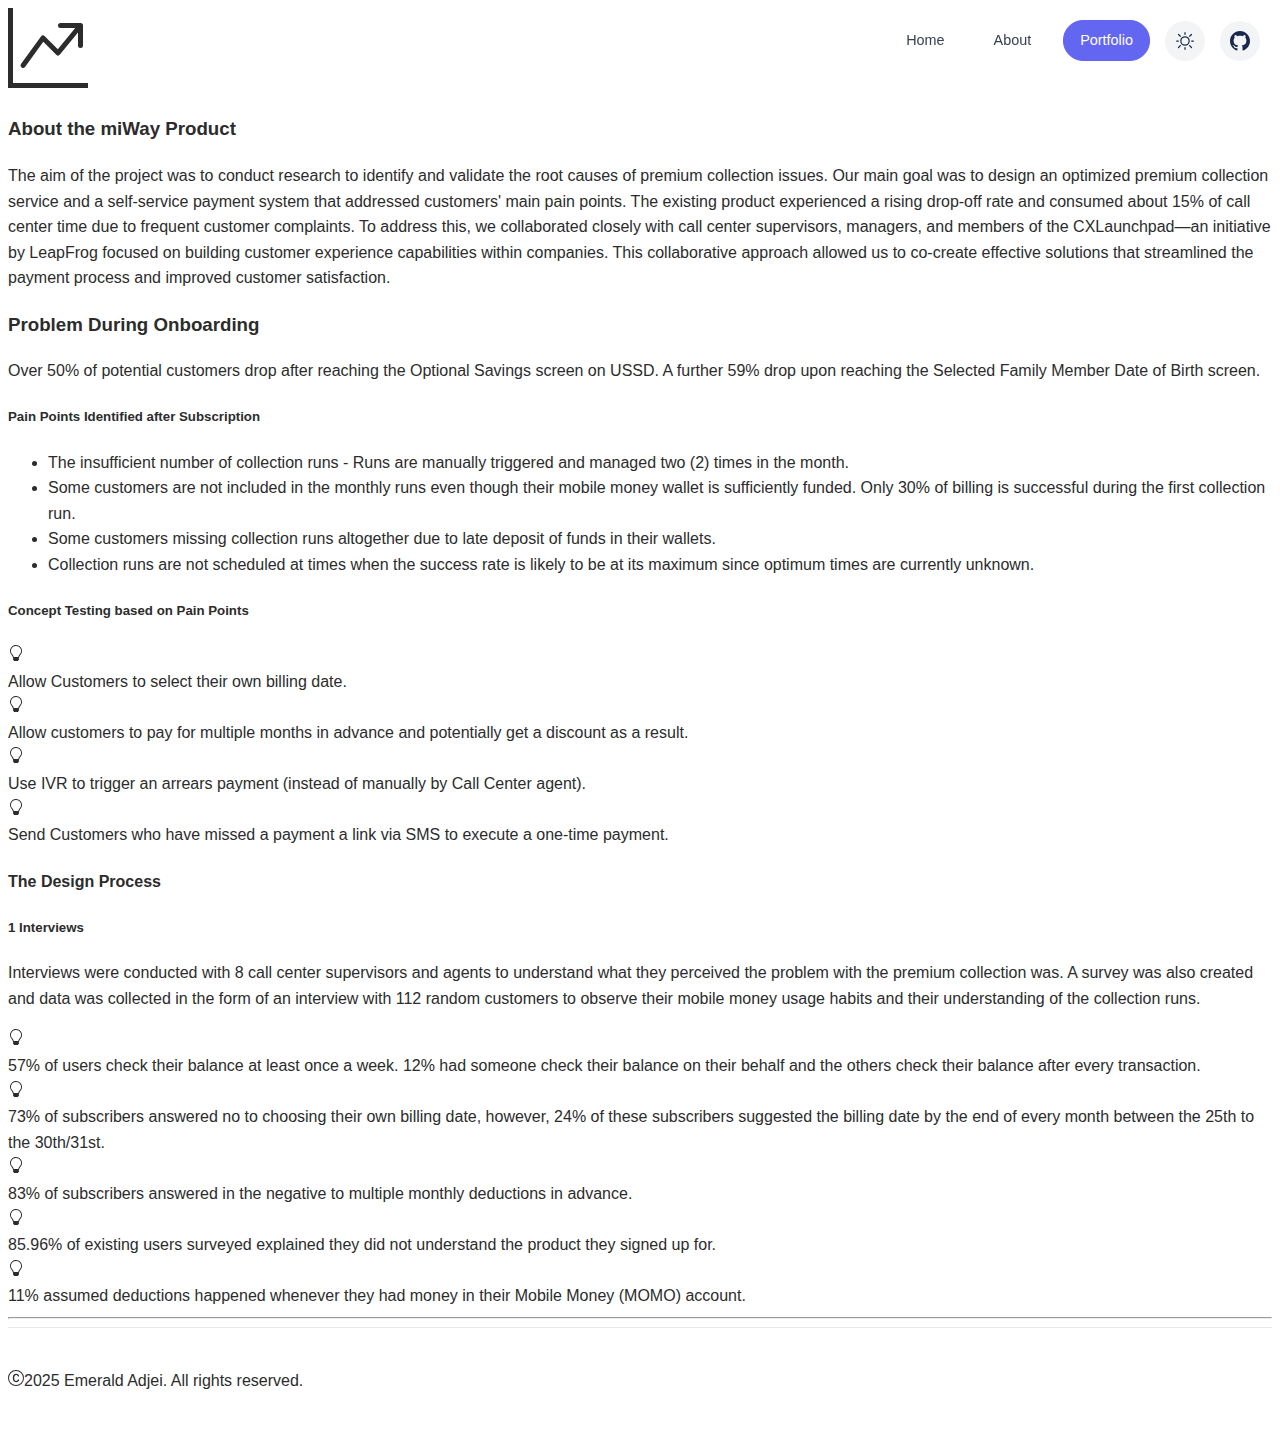
<file: miway.html>
<!DOCTYPE html>
<html lang="en">
<head>
    <meta charset="UTF-8">
    <meta name="viewport" content="width=device-width, initial-scale=1.0">
    <title>miWay</title>
    <link href="https://cdn.jsdelivr.net/npm/bootstrap@5.3.8/dist/css/bootstrap.min.css" rel="stylesheet" integrity="sha384-sRIl4kxILFvY47J16cr9ZwB07vP4J8+LH7qKQnuqkuIAvNWLzeN8tE5YBujZqJLB" crossorigin="anonymous">
    <link rel="stylesheet" href="https://cdn.jsdelivr.net/npm/bootstrap-icons@1.11.3/font/bootstrap-icons.css">
    <link rel="stylesheet" href="styles.css">
</head>
<body>
    <!-- Theme Toggle -->
    <div class="theme-toggle">
        <!-- Navigation Links -->
         <a href="index.html" class="theme-btn nav-link">Home</a>
        <a href="about.html" class="theme-btn nav-link">About</a>
        <a href="portfolio.html" class="theme-btn nav-link active">Portfolio</a>

        <button class="theme-btn icon-btn" id="themeToggle" onclick="toggleTheme()">
            <svg id="sunIcon" viewBox="0 0 24 24" fill="none" xmlns="http://www.w3.org/2000/svg">
                <circle cx="12" cy="12" r="5" stroke="#1C274C" stroke-width="1.5"></circle>
                <path d="M12 2V4" stroke="#1C274C" stroke-width="1.5" stroke-linecap="round"></path>
                <path d="M12 20V22" stroke="#1C274C" stroke-width="1.5" stroke-linecap="round"></path>
                <path d="M4 12L2 12" stroke="#1C274C" stroke-width="1.5" stroke-linecap="round"></path>
                <path d="M22 12L20 12" stroke="#1C274C" stroke-width="1.5" stroke-linecap="round"></path>
                <path d="M19.7778 4.22266L17.5558 6.25424" stroke="#1C274C" stroke-width="1.5" stroke-linecap="round"></path>
                <path d="M4.22217 4.22266L6.44418 6.25424" stroke="#1C274C" stroke-width="1.5" stroke-linecap="round"></path>
                <path d="M6.44434 17.5557L4.22211 19.7779" stroke="#1C274C" stroke-width="1.5" stroke-linecap="round"></path>
                <path d="M19.7778 19.7773L17.5558 17.5551" stroke="#1C274C" stroke-width="1.5" stroke-linecap="round"></path>
            </svg>
            <svg id="moonIcon" style="display: none;" viewBox="0 0 24 24" fill="none" xmlns="http://www.w3.org/2000/svg">
                <path d="M21.0672 11.8568L20.4253 11.469L21.0672 11.8568ZM12.1432 2.93276L11.7553 2.29085V2.29085L12.1432 2.93276ZM21.25 12C21.25 17.1086 17.1086 21.25 12 21.25V22.75C17.9371 22.75 22.75 17.9371 22.75 12H21.25ZM12 21.25C6.89137 21.25 2.75 17.1086 2.75 12H1.25C1.25 17.9371 6.06294 22.75 12 22.75V21.25ZM2.75 12C2.75 6.89137 6.89137 2.75 12 2.75V1.25C6.06294 1.25 1.25 6.06294 1.25 12H2.75ZM15.5 14.25C12.3244 14.25 9.75 11.6756 9.75 8.5H8.25C8.25 12.5041 11.4959 15.75 15.5 15.75V14.25ZM20.4253 11.469C19.4172 13.1373 17.5882 14.25 15.5 14.25V15.75C18.1349 15.75 20.4407 14.3439 21.7092 12.2447L20.4253 11.469ZM9.75 8.5C9.75 6.41182 10.8627 4.5828 12.531 3.57467L11.7553 2.29085C9.65609 3.5593 8.25 5.86509 8.25 8.5H9.75ZM12 2.75C11.9115 2.75 11.8077 2.71008 11.7324 2.63168C11.6686 2.56527 11.6538 2.50244 11.6503 2.47703C11.6461 2.44587 11.6482 2.35557 11.7553 2.29085L12.531 3.57467C13.0342 3.27065 13.196 2.71398 13.1368 2.27627C13.0754 1.82126 12.7166 1.25 12 1.25V2.75ZM21.7092 12.2447C21.6444 12.3518 21.5541 12.3539 21.523 12.3497C21.4976 12.3462 21.4347 12.3314 21.3683 12.2676C21.2899 12.1923 21.25 12.0885 21.25 12H22.75C22.75 11.2834 22.1787 10.9246 21.7237 10.8632C21.286 10.804 20.7293 10.9658 20.4253 11.469L21.7092 12.2447Z" fill="#FFF"></path>
            </svg>
        </button>

        <!-- Link to Github -->
        <button class="theme-btn icon-btn" onclick="window.open('https://github.com/emerald-adjei', '_blank')">
            <svg viewBox="0 0 24 24" fill="none" xmlns="http://www.w3.org/2000/svg">
                <path d="M12 0c-6.626 0-12 5.373-12 12 0 5.302 3.438 9.8 8.207 11.387.599.111.793-.261.793-.577v-2.234c-3.338.726-4.033-1.416-4.033-1.416-.546-1.387-1.333-1.756-1.333-1.756-1.089-.745.083-.729.083-.729 1.205.084 1.839 1.237 1.839 1.237 1.07 1.834 2.807 1.304 3.492.997.107-.775.418-1.305.762-1.604-2.665-.305-5.467-1.334-5.467-5.931 0-1.311.469-2.381 1.236-3.221-.124-.303-.535-1.524.117-3.176 0 0 1.008-.322 3.301 1.23.957-.266 1.983-.399 3.003-.404 1.02.005 2.047.138 3.006.404 2.291-1.552 3.297-1.23 3.297-1.23.653 1.653.242 2.874.118 3.176.77.84 1.235 1.911 1.235 3.221 0 4.609-2.807 5.624-5.479 5.921.43.372.823 1.102.823 2.222v3.293c0 .319.192.694.801.576 4.765-1.589 8.199-6.086 8.199-11.386 0-6.627-5.373-12-12-12z" fill="#1C274C"/>
            </svg>
        </button>
    </div>
                   
    <div class="miway-section container">
        <div class="vsla-header">
            <svg xmlns="http://www.w3.org/2000/svg" 
                width="80" height="80" 
                fill="currentColor" 
                class="bi bi-graph-up-arrow about-icon" 
                viewBox="0 0 16 16">
            <path fill-rule="evenodd" d="M0 0h1v15h15v1H0zm10 3.5a.5.5 0 0 1 .5-.5h4a.5.5 0 0 1 .5.5v4a.5.5 0 0 1-1 0V4.9l-3.613 4.417a.5.5 0 0 1-.74.037L7.06 6.767l-3.656 5.027a.5.5 0 0 1-.808-.588l4-5.5a.5.5 0 0 1 .758-.06l2.609 2.61L13.445 4H10.5a.5.5 0 0 1-.5-.5"/>
            </svg>

            <div>
                <h3>About the miWay Product</h3>
                <p>The aim of the project was to conduct research to identify and validate the root causes of premium collection issues. Our main goal was to design an optimized premium collection service and a self-service payment system that addressed customers' main pain points. The existing product experienced a rising drop-off rate and consumed about 15% of call center time due to frequent customer complaints. To address this, we collaborated closely with call center supervisors, managers, and members of the CXLaunchpad—an initiative by LeapFrog focused on building customer experience capabilities within companies. This collaborative approach allowed us to co-create effective solutions that streamlined the payment process and improved customer satisfaction.</p>
            </div>

            <div>
                <h3>Problem During Onboarding</h3>
                <p>Over 50% of potential customers drop after reaching the Optional Savings screen on USSD. A further 59% drop upon reaching the Selected Family Member Date of Birth screen.</p>
            </div>

            <div>
                <h5>Pain Points Identified after Subscription</h5>
                <ul>
                    <li>The insufficient number of collection runs - Runs are manually triggered and managed two (2) times in the month. </li>
                    <li>Some customers are not included in the monthly runs even though their mobile money wallet is sufficiently funded. Only 30% of billing is successful during the first collection run.</li>
                    <li>Some customers missing collection runs altogether due to late deposit of funds in their wallets.</li>
                    <li>Collection runs are not scheduled at times when the success rate is likely to be at its maximum since optimum times are currently unknown.</li>
                </ul>
            </div>

            <div>
                <div>
                    <h5>Concept Testing based on Pain Points</h5>
                    <div class="alert alert-light d-flex align-items-center" role="alert">
                        <svg xmlns="http://www.w3.org/2000/svg" width="16" height="16" fill="currentColor" class="bi bi-lightbulb me-2" viewBox="0 0 16 16">
                        <path d="M2 6a6 6 0 1 1 10.174 4.31c-.203.196-.359.4-.453.619l-.762 1.769A.5.5 0 0 1 10.5 13a.5.5 0 0 1 0 1 .5.5 0 0 1 0 1l-.224.447a1 1 0 0 1-.894.553H6.618a1 1 0 0 1-.894-.553L5.5 15a.5.5 0 0 1 0-1 .5.5 0 0 1 0-1 .5.5 0 0 1-.46-.302l-.761-1.77a2 2 0 0 0-.453-.618A5.98 5.98 0 0 1 2 6m6-5a5 5 0 0 0-3.479 8.592c.263.254.514.564.676.941L5.83 12h4.342l.632-1.467c.162-.377.413-.687.676-.941A5 5 0 0 0 8 1"/>
                        </svg>
                        <div>
                            Allow Customers to select their own billing date.
                        </div>
                    </div>


                    <div class="alert alert-light d-flex align-items-center" role="alert">
                        <svg xmlns="http://www.w3.org/2000/svg" width="16" height="16" fill="currentColor" class="bi bi-lightbulb me-2" viewBox="0 0 16 16">
                        <path d="M2 6a6 6 0 1 1 10.174 4.31c-.203.196-.359.4-.453.619l-.762 1.769A.5.5 0 0 1 10.5 13a.5.5 0 0 1 0 1 .5.5 0 0 1 0 1l-.224.447a1 1 0 0 1-.894.553H6.618a1 1 0 0 1-.894-.553L5.5 15a.5.5 0 0 1 0-1 .5.5 0 0 1 0-1 .5.5 0 0 1-.46-.302l-.761-1.77a2 2 0 0 0-.453-.618A5.98 5.98 0 0 1 2 6m6-5a5 5 0 0 0-3.479 8.592c.263.254.514.564.676.941L5.83 12h4.342l.632-1.467c.162-.377.413-.687.676-.941A5 5 0 0 0 8 1"/>
                        </svg>
                        <div>
                            Allow customers to pay for multiple months in advance and potentially get a discount as a result.
                        </div>
                    </div>

                    <div class="alert alert-light d-flex align-items-center" role="alert">
                        <svg xmlns="http://www.w3.org/2000/svg" width="16" height="16" fill="currentColor" class="bi bi-lightbulb me-2" viewBox="0 0 16 16">
                        <path d="M2 6a6 6 0 1 1 10.174 4.31c-.203.196-.359.4-.453.619l-.762 1.769A.5.5 0 0 1 10.5 13a.5.5 0 0 1 0 1 .5.5 0 0 1 0 1l-.224.447a1 1 0 0 1-.894.553H6.618a1 1 0 0 1-.894-.553L5.5 15a.5.5 0 0 1 0-1 .5.5 0 0 1 0-1 .5.5 0 0 1-.46-.302l-.761-1.77a2 2 0 0 0-.453-.618A5.98 5.98 0 0 1 2 6m6-5a5 5 0 0 0-3.479 8.592c.263.254.514.564.676.941L5.83 12h4.342l.632-1.467c.162-.377.413-.687.676-.941A5 5 0 0 0 8 1"/>
                        </svg>
                        <div>
                            Use IVR to trigger an arrears payment (instead of manually by Call Center agent).
                        </div>
                    </div>

                    <div class="alert alert-light d-flex align-items-center" role="alert">
                        <svg xmlns="http://www.w3.org/2000/svg" width="16" height="16" fill="currentColor" class="bi bi-lightbulb me-2" viewBox="0 0 16 16">
                        <path d="M2 6a6 6 0 1 1 10.174 4.31c-.203.196-.359.4-.453.619l-.762 1.769A.5.5 0 0 1 10.5 13a.5.5 0 0 1 0 1 .5.5 0 0 1 0 1l-.224.447a1 1 0 0 1-.894.553H6.618a1 1 0 0 1-.894-.553L5.5 15a.5.5 0 0 1 0-1 .5.5 0 0 1 0-1 .5.5 0 0 1-.46-.302l-.761-1.77a2 2 0 0 0-.453-.618A5.98 5.98 0 0 1 2 6m6-5a5 5 0 0 0-3.479 8.592c.263.254.514.564.676.941L5.83 12h4.342l.632-1.467c.162-.377.413-.687.676-.941A5 5 0 0 0 8 1"/>
                        </svg>
                        <div>
                            Send Customers who have missed a payment a link via SMS to execute a one-time payment.
                        </div>
                    </div>
                </div>

            </div>

            <div>
                <h4>The Design Process</h4>
                <div>
                    <h5>1 Interviews</h5>
                    <p>Interviews were conducted with 8 call center supervisors and agents to understand what they perceived the problem with the premium collection was. A survey was also created and data was collected in the form of an interview with 112 random customers to observe their mobile money usage habits and their understanding of the collection runs.</p>
                </div>

                <div>
                    <div class="alert alert-light d-flex align-items-center" role="alert">
                        <svg xmlns="http://www.w3.org/2000/svg" width="16" height="16" fill="currentColor" class="bi bi-lightbulb me-2" viewBox="0 0 16 16">
                        <path d="M2 6a6 6 0 1 1 10.174 4.31c-.203.196-.359.4-.453.619l-.762 1.769A.5.5 0 0 1 10.5 13a.5.5 0 0 1 0 1 .5.5 0 0 1 0 1l-.224.447a1 1 0 0 1-.894.553H6.618a1 1 0 0 1-.894-.553L5.5 15a.5.5 0 0 1 0-1 .5.5 0 0 1 0-1 .5.5 0 0 1-.46-.302l-.761-1.77a2 2 0 0 0-.453-.618A5.98 5.98 0 0 1 2 6m6-5a5 5 0 0 0-3.479 8.592c.263.254.514.564.676.941L5.83 12h4.342l.632-1.467c.162-.377.413-.687.676-.941A5 5 0 0 0 8 1"/>
                        </svg>
                        <div>
                            57% of users check their balance at least once a week. 12% had someone check their balance on their behalf and the others check their balance after every transaction.
                        </div>
                    </div>

                    <div class="alert alert-light d-flex align-items-center" role="alert">
                        <svg xmlns="http://www.w3.org/2000/svg" width="16" height="16" fill="currentColor" class="bi bi-lightbulb me-2" viewBox="0 0 16 16">
                        <path d="M2 6a6 6 0 1 1 10.174 4.31c-.203.196-.359.4-.453.619l-.762 1.769A.5.5 0 0 1 10.5 13a.5.5 0 0 1 0 1 .5.5 0 0 1 0 1l-.224.447a1 1 0 0 1-.894.553H6.618a1 1 0 0 1-.894-.553L5.5 15a.5.5 0 0 1 0-1 .5.5 0 0 1 0-1 .5.5 0 0 1-.46-.302l-.761-1.77a2 2 0 0 0-.453-.618A5.98 5.98 0 0 1 2 6m6-5a5 5 0 0 0-3.479 8.592c.263.254.514.564.676.941L5.83 12h4.342l.632-1.467c.162-.377.413-.687.676-.941A5 5 0 0 0 8 1"/>
                        </svg>
                        <div>
                            73% of subscribers answered no to choosing their own billing date, however, 24% of these subscribers suggested the billing date by the end of every month between the 25th to the 30th/31st.
                        </div>
                    </div>

                    <div class="alert alert-light d-flex align-items-center" role="alert">
                        <svg xmlns="http://www.w3.org/2000/svg" width="16" height="16" fill="currentColor" class="bi bi-lightbulb me-2" viewBox="0 0 16 16">
                        <path d="M2 6a6 6 0 1 1 10.174 4.31c-.203.196-.359.4-.453.619l-.762 1.769A.5.5 0 0 1 10.5 13a.5.5 0 0 1 0 1 .5.5 0 0 1 0 1l-.224.447a1 1 0 0 1-.894.553H6.618a1 1 0 0 1-.894-.553L5.5 15a.5.5 0 0 1 0-1 .5.5 0 0 1 0-1 .5.5 0 0 1-.46-.302l-.761-1.77a2 2 0 0 0-.453-.618A5.98 5.98 0 0 1 2 6m6-5a5 5 0 0 0-3.479 8.592c.263.254.514.564.676.941L5.83 12h4.342l.632-1.467c.162-.377.413-.687.676-.941A5 5 0 0 0 8 1"/>
                        </svg>
                        <div>
                            83% of subscribers answered in the negative to multiple monthly deductions in advance.
                        </div>
                    </div>

                    <div class="alert alert-light d-flex align-items-center" role="alert">
                        <svg xmlns="http://www.w3.org/2000/svg" width="16" height="16" fill="currentColor" class="bi bi-lightbulb me-2" viewBox="0 0 16 16">
                        <path d="M2 6a6 6 0 1 1 10.174 4.31c-.203.196-.359.4-.453.619l-.762 1.769A.5.5 0 0 1 10.5 13a.5.5 0 0 1 0 1 .5.5 0 0 1 0 1l-.224.447a1 1 0 0 1-.894.553H6.618a1 1 0 0 1-.894-.553L5.5 15a.5.5 0 0 1 0-1 .5.5 0 0 1 0-1 .5.5 0 0 1-.46-.302l-.761-1.77a2 2 0 0 0-.453-.618A5.98 5.98 0 0 1 2 6m6-5a5 5 0 0 0-3.479 8.592c.263.254.514.564.676.941L5.83 12h4.342l.632-1.467c.162-.377.413-.687.676-.941A5 5 0 0 0 8 1"/>
                        </svg>
                        <div>
                            85.96% of existing users surveyed explained they did not understand the product they signed up for.
                        </div>
                    </div>

                    <div class="alert alert-light d-flex align-items-center" role="alert">
                        <svg xmlns="http://www.w3.org/2000/svg" width="16" height="16" fill="currentColor" class="bi bi-lightbulb me-2" viewBox="0 0 16 16">
                        <path d="M2 6a6 6 0 1 1 10.174 4.31c-.203.196-.359.4-.453.619l-.762 1.769A.5.5 0 0 1 10.5 13a.5.5 0 0 1 0 1 .5.5 0 0 1 0 1l-.224.447a1 1 0 0 1-.894.553H6.618a1 1 0 0 1-.894-.553L5.5 15a.5.5 0 0 1 0-1 .5.5 0 0 1 0-1 .5.5 0 0 1-.46-.302l-.761-1.77a2 2 0 0 0-.453-.618A5.98 5.98 0 0 1 2 6m6-5a5 5 0 0 0-3.479 8.592c.263.254.514.564.676.941L5.83 12h4.342l.632-1.467c.162-.377.413-.687.676-.941A5 5 0 0 0 8 1"/>
                        </svg>
                        <div>
                            11% assumed deductions happened whenever they had money in their Mobile Money (MOMO) account.
                        </div>
                    </div>

                </div>

            </div>

            

                
            
        </div> 
    </div>







    <hr>
  <!-- Footer -->
    <div class="container">
        <div class="footer text-center">
            <div class="copyright">
                <svg xmlns="http://www.w3.org/2000/svg" width="16" height="16" fill="currentColor" class="bi bi-c-circle me-1" viewBox="0 0 16 16">
                    <path d="M1 8a7 7 0 1 0 14 0A7 7 0 0 0 1 8m15 0A8 8 0 1 1 0 8a8 8 0 0 1 16 0M8.146 4.992c-1.212 0-1.927.92-1.927 2.502v1.06c0 1.571.703 2.462 1.927 2.462.979 0 1.641-.586 1.729-1.418h1.295v.093c-.1 1.448-1.354 2.467-3.03 2.467-2.091 0-3.269-1.336-3.269-3.603V7.482c0-2.261 1.201-3.638 3.27-3.638 1.681 0 2.935 1.054 3.029 2.572v.088H9.875c-.088-.879-.768-1.512-1.729-1.512"/>
                </svg>2025 Emerald Adjei. All rights reserved.
            </div>
        </div>
    </div>

<script src="main.js"></script>
<script src="https://cdn.jsdelivr.net/npm/bootstrap@5.3.8/dist/js/bootstrap.bundle.min.js" integrity="sha384-FKyoEForCGlyvwx9Hj09JcYn3nv7wiPVlz7YYwJrWVcXK/BmnVDxM+D2scQbITxI" crossorigin="anonymous"></script>
</body>
</html>
</file>
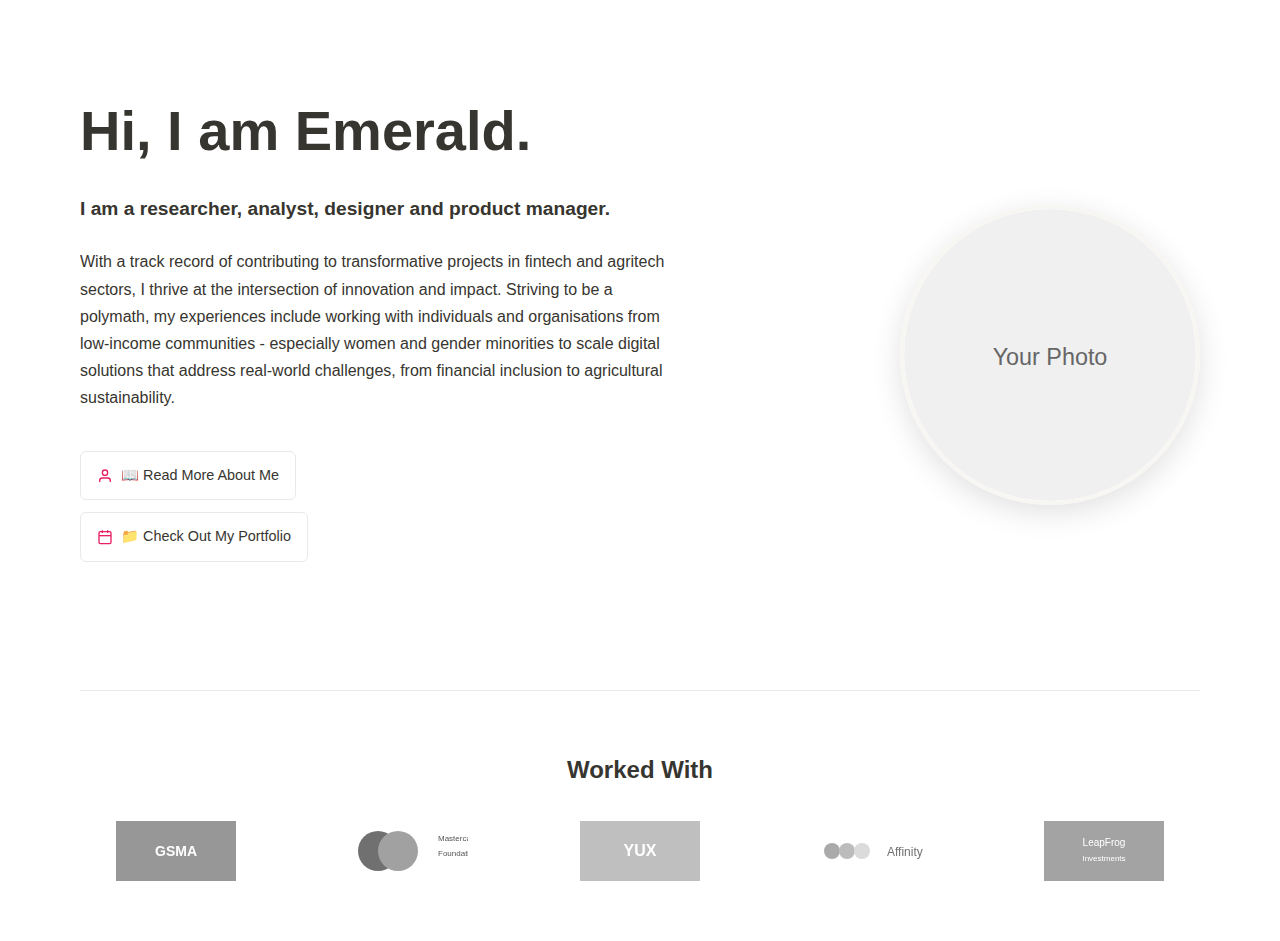
<file: notion.html>
<!DOCTYPE html>
<html lang="en">
<head>
    <meta charset="UTF-8">
    <meta name="viewport" content="width=device-width, initial-scale=1.0">
    <title>Emerald Adjei - Portfolio</title>
    <style>
        * {
            margin: 0;
            padding: 0;
            box-sizing: border-box;
        }

        body {
            font-family: -apple-system, BlinkMacSystemFont, 'Segoe UI', Roboto, 'Helvetica Neue', Arial, sans-serif;
            line-height: 1.6;
            color: #37352f;
            background-color: #ffffff;
        }

        .container {
            max-width: 1200px;
            margin: 0 auto;
            padding: 0 40px;
        }

        /* Header Section */
        .header {
            padding: 100px 0 80px;
        }

        .header-content {
            display: grid;
            grid-template-columns: 1fr 300px;
            gap: 80px;
            align-items: center;
        }

        .header-text {
            max-width: 600px;
        }

        .header h1 {
            font-size: 3.5rem;
            font-weight: 700;
            color: #37352f;
            margin-bottom: 2rem;
            line-height: 1.1;
        }

        .subtitle {
            font-size: 1.2rem;
            font-weight: 600;
            color: #37352f;
            margin-bottom: 1.5rem;
        }

        .bio {
            font-size: 1rem;
            line-height: 1.7;
            color: #37352f;
            margin-bottom: 2.5rem;
        }

        .header-image {
            display: flex;
            justify-content: center;
        }

        .profile-photo {
            width: 300px;
            height: 300px;
            border-radius: 50%;
            object-fit: cover;
            border: 4px solid #f7f6f3;
            box-shadow: 0 8px 30px rgba(0, 0, 0, 0.12);
        }

        /* Action Buttons */
        .action-buttons {
            display: flex;
            flex-direction: column;
            gap: 12px;
            margin-bottom: 3rem;
        }

        .action-btn {
            display: inline-flex;
            align-items: center;
            padding: 12px 16px;
            border: 1px solid #e9e9e7;
            background: #ffffff;
            color: #37352f;
            text-decoration: none;
            border-radius: 6px;
            font-size: 0.9rem;
            font-weight: 500;
            transition: all 0.2s ease;
            max-width: fit-content;
        }

        .action-btn:hover {
            background: #f7f6f3;
            border-color: #d9d9d6;
            transform: translateY(-1px);
            box-shadow: 0 4px 12px rgba(0, 0, 0, 0.08);
        }

        .action-btn::before {
            content: '';
            display: inline-block;
            width: 16px;
            height: 16px;
            margin-right: 8px;
            background-size: contain;
        }

        .action-btn.about::before {
            background-image: url('data:image/svg+xml,<svg xmlns="http://www.w3.org/2000/svg" viewBox="0 0 24 24" fill="none" stroke="%23e91e63" stroke-width="2"><path d="M20 21v-2a4 4 0 0 0-4-4H8a4 4 0 0 0-4 4v2"></path><circle cx="12" cy="7" r="4"></circle></svg>');
        }

        .action-btn.portfolio::before {
            background-image: url('data:image/svg+xml,<svg xmlns="http://www.w3.org/2000/svg" viewBox="0 0 24 24" fill="none" stroke="%23e91e63" stroke-width="2"><rect x="3" y="4" width="18" height="18" rx="2" ry="2"></rect><line x1="16" y1="2" x2="16" y2="6"></line><line x1="8" y1="2" x2="8" y2="6"></line><line x1="3" y1="10" x2="21" y2="10"></line></svg>');
        }

        /* Worked With Section */
        .worked-with {
            padding: 60px 0;
            border-top: 1px solid #e9e9e7;
        }

        .worked-with h2 {
            font-size: 1.5rem;
            font-weight: 600;
            color: #37352f;
            margin-bottom: 2rem;
            text-align: center;
        }

        .companies-grid {
            display: grid;
            grid-template-columns: repeat(5, 1fr);
            gap: 40px;
            align-items: center;
            justify-items: center;
        }

        .company-logo {
            height: 60px;
            opacity: 0.7;
            transition: opacity 0.3s ease;
            filter: grayscale(100%);
        }

        .company-logo:hover {
            opacity: 1;
            filter: grayscale(0%);
        }

        /* About Section (hidden by default, can be revealed) */
        .about-section {
            display: none;
            padding: 80px 0;
            border-top: 1px solid #e9e9e7;
        }

        .about-section.active {
            display: block;
        }

        .about-section h2 {
            font-size: 2.5rem;
            font-weight: 700;
            color: #37352f;
            margin-bottom: 2rem;
        }

        .about-content {
            font-size: 1.1rem;
            line-height: 1.7;
            color: #37352f;
            max-width: 800px;
        }

        .about-content p {
            margin-bottom: 1.5rem;
        }

        /* Portfolio Section (hidden by default, can be revealed) */
        .portfolio-section {
            display: none;
            padding: 80px 0;
            border-top: 1px solid #e9e9e7;
        }

        .portfolio-section.active {
            display: block;
        }

        .portfolio-section h2 {
            font-size: 2.5rem;
            font-weight: 700;
            color: #37352f;
            margin-bottom: 2rem;
        }

        .project-grid {
            display: grid;
            grid-template-columns: repeat(auto-fit, minmax(350px, 1fr));
            gap: 2rem;
            margin-top: 2rem;
        }

        .project-card {
            background: #ffffff;
            border: 1px solid #e9e9e7;
            border-radius: 8px;
            padding: 2rem;
            transition: all 0.3s ease;
        }

        .project-card:hover {
            border-color: #d9d9d6;
            box-shadow: 0 8px 25px rgba(0, 0, 0, 0.1);
            transform: translateY(-2px);
        }

        .project-card h3 {
            font-size: 1.3rem;
            font-weight: 600;
            color: #37352f;
            margin-bottom: 1rem;
        }

        .project-card p {
            color: #6b6b6b;
            line-height: 1.6;
            margin-bottom: 1rem;
        }

        .project-tags {
            display: flex;
            flex-wrap: wrap;
            gap: 8px;
        }

        .tag {
            background: #f7f6f3;
            color: #37352f;
            padding: 4px 12px;
            border-radius: 16px;
            font-size: 0.8rem;
            font-weight: 500;
        }

        /* Responsive Design */
        @media (max-width: 768px) {
            .container {
                padding: 0 20px;
            }

            .header-content {
                grid-template-columns: 1fr;
                gap: 40px;
                text-align: center;
            }

            .header h1 {
                font-size: 2.5rem;
            }

            .profile-photo {
                width: 250px;
                height: 250px;
            }

            .companies-grid {
                grid-template-columns: repeat(2, 1fr);
                gap: 30px;
            }

            .company-logo {
                height: 50px;
            }
        }

        @media (max-width: 480px) {
            .header h1 {
                font-size: 2rem;
            }

            .profile-photo {
                width: 200px;
                height: 200px;
            }

            .companies-grid {
                grid-template-columns: 1fr;
                gap: 20px;
            }
        }

        /* Smooth transitions */
        .section-transition {
            opacity: 0;
            transform: translateY(20px);
            transition: all 0.5s ease;
        }

        .section-transition.visible {
            opacity: 1;
            transform: translateY(0);
        }
    </style>
</head>
<body>
    <div class="container">
        <!-- Header Section -->
        <section class="header">
            <div class="header-content">
                <div class="header-text">
                    <h1>Hi, I am Emerald.</h1>
                    <p class="subtitle">I am a researcher, analyst, designer and product manager.</p>
                    <p class="bio">
                        With a track record of contributing to transformative projects in fintech and agritech sectors, I thrive at the intersection of innovation and impact. Striving to be a polymath, my experiences include working with individuals and organisations from low-income communities - especially women and gender minorities to scale digital solutions that address real-world challenges, from financial inclusion to agricultural sustainability.
                    </p>
                    
                    <div class="action-buttons">
                        <a href="#" class="action-btn about" onclick="toggleSection('about')">📖 Read More About Me</a>
                        <a href="#" class="action-btn portfolio" onclick="toggleSection('portfolio')">📁 Check Out My Portfolio</a>
                    </div>
                </div>
                
                <div class="header-image">
                    <img src="data:image/svg+xml,%3Csvg xmlns='http://www.w3.org/2000/svg' width='300' height='300' viewBox='0 0 300 300'%3E%3Ccircle cx='150' cy='150' r='150' fill='%23f0f0f0'/%3E%3Ctext x='150' y='160' text-anchor='middle' font-family='Arial' font-size='24' fill='%23666'%3EYour Photo%3C/text%3E%3C/svg%3E" alt="Emerald Adjei" class="profile-photo" />
                </div>
            </div>
        </section>

        <!-- Worked With Section -->
        <section class="worked-with">
            <h2>Worked With</h2>
            <div class="companies-grid">
                <img src="data:image/svg+xml,%3Csvg xmlns='http://www.w3.org/2000/svg' width='120' height='60' viewBox='0 0 120 60'%3E%3Crect width='120' height='60' fill='%23e74c3c'/%3E%3Ctext x='60' y='35' text-anchor='middle' font-family='Arial' font-size='14' fill='white' font-weight='bold'%3EGSMA%3C/text%3E%3C/svg%3E" alt="GSMA" class="company-logo" />
                <img src="data:image/svg+xml,%3Csvg xmlns='http://www.w3.org/2000/svg' width='120' height='60' viewBox='0 0 120 60'%3E%3Ccircle cx='30' cy='30' r='20' fill='%23eb001b'/%3E%3Ccircle cx='50' cy='30' r='20' fill='%23ff5f00'/%3E%3Ctext x='90' y='20' font-family='Arial' font-size='8' fill='%23000'%3EMastercard%3C/text%3E%3Ctext x='90' y='35' font-family='Arial' font-size='8' fill='%23000'%3EFoundation%3C/text%3E%3C/svg%3E" alt="Mastercard Foundation" class="company-logo" />
                <img src="data:image/svg+xml,%3Csvg xmlns='http://www.w3.org/2000/svg' width='120' height='60' viewBox='0 0 120 60'%3E%3Crect width='120' height='60' fill='%235fb3d4'/%3E%3Ctext x='60' y='35' text-anchor='middle' font-family='Arial' font-size='16' fill='white' font-weight='bold'%3EYUX%3C/text%3E%3C/svg%3E" alt="YUX" class="company-logo" />
                <img src="data:image/svg+xml,%3Csvg xmlns='http://www.w3.org/2000/svg' width='120' height='60' viewBox='0 0 120 60'%3E%3Ccircle cx='20' cy='30' r='8' fill='%23ff6b35'/%3E%3Ccircle cx='35' cy='30' r='8' fill='%23f7931e'/%3E%3Ccircle cx='50' cy='30' r='8' fill='%23ffd100'/%3E%3Ctext x='75' y='35' font-family='Arial' font-size='12' fill='%23333'%3EAffinity%3C/text%3E%3C/svg%3E" alt="Affinity" class="company-logo" />
                <img src="data:image/svg+xml,%3Csvg xmlns='http://www.w3.org/2000/svg' width='120' height='60' viewBox='0 0 120 60'%3E%3Crect width='120' height='60' fill='%2300a651'/%3E%3Ctext x='60' y='25' text-anchor='middle' font-family='Arial' font-size='10' fill='white'%3ELeapFrog%3C/text%3E%3Ctext x='60' y='40' text-anchor='middle' font-family='Arial' font-size='8' fill='white'%3EInvestments%3C/text%3E%3C/svg%3E" alt="LeapFrog Investments" class="company-logo" />
            </div>
        </section>

        <!-- About Section (Hidden by default) -->
        <section id="about" class="about-section section-transition">
            <h2>About Me</h2>
            <div class="about-content">
                <p>
                    I am a multidisciplinary professional passionate about leveraging technology and design to create meaningful impact in underserved communities. My work spans across research, analysis, design, and product management, with a particular focus on fintech and agritech solutions.
                </p>
                <p>
                    My journey has been shaped by a commitment to financial inclusion and agricultural sustainability. I believe in the power of digital solutions to address real-world challenges, especially for women and gender minorities in low-income communities.
                </p>
                <p>
                    As someone who strives to be a polymath, I continuously seek to expand my knowledge and skills across different domains, always with the goal of creating transformative projects that make a tangible difference in people's lives.
                </p>
            </div>
        </section>

        <!-- Portfolio Section (Hidden by default) -->
        <section id="portfolio" class="portfolio-section section-transition">
            <h2>My Portfolio</h2>
            <p>Here are some of the projects I've worked on across fintech, agritech, and social impact initiatives:</p>
            
            <div class="project-grid">
                <div class="project-card">
                    <h3>Financial Inclusion Platform</h3>
                    <p>Designed and managed a digital financial services platform targeting women entrepreneurs in rural communities, increasing access to microfinance by 40%.</p>
                    <div class="project-tags">
                        <span class="tag">Fintech</span>
                        <span class="tag">Product Management</span>
                        <span class="tag">UX Research</span>
                    </div>
                </div>
                
                <div class="project-card">
                    <h3>Agricultural Sustainability Research</h3>
                    <p>Led comprehensive research on digital solutions for smallholder farmers, focusing on climate-smart agriculture and sustainable farming practices.</p>
                    <div class="project-tags">
                        <span class="tag">Agritech</span>
                        <span class="tag">Research</span>
                        <span class="tag">Sustainability</span>
                    </div>
                </div>
                
                <div class="project-card">
                    <h3>Gender-Inclusive Design Framework</h3>
                    <p>Developed a comprehensive framework for creating gender-inclusive digital products, implemented across multiple fintech and agritech initiatives.</p>
                    <div class="project-tags">
                        <span class="tag">Design</span>
                        <span class="tag">Gender Inclusion</span>
                        <span class="tag">Framework</span>
                    </div>
                </div>
            </div>
        </section>
    </div>

    <script>
        function toggleSection(sectionName) {
            // Hide all sections first
            document.getElementById('about').classList.remove('active');
            document.getElementById('portfolio').classList.remove('active');
            
            // Show the requested section
            const section = document.getElementById(sectionName);
            section.classList.add('active');
            
            // Smooth scroll to section
            section.scrollIntoView({ behavior: 'smooth', block: 'start' });
            
            // Add visible class for animation
            setTimeout(() => {
                section.classList.add('visible');
            }, 100);
        }

        // Initialize animations on load
        document.addEventListener('DOMContentLoaded', function() {
            const sections = document.querySelectorAll('.section-transition');
            
            const observer = new IntersectionObserver((entries) => {
                entries.forEach(entry => {
                    if (entry.isIntersecting) {
                        entry.target.classList.add('visible');
                    }
                });
            });

            sections.forEach(section => {
                observer.observe(section);
            });
        });
    </script>
</body>
</html>
</file>
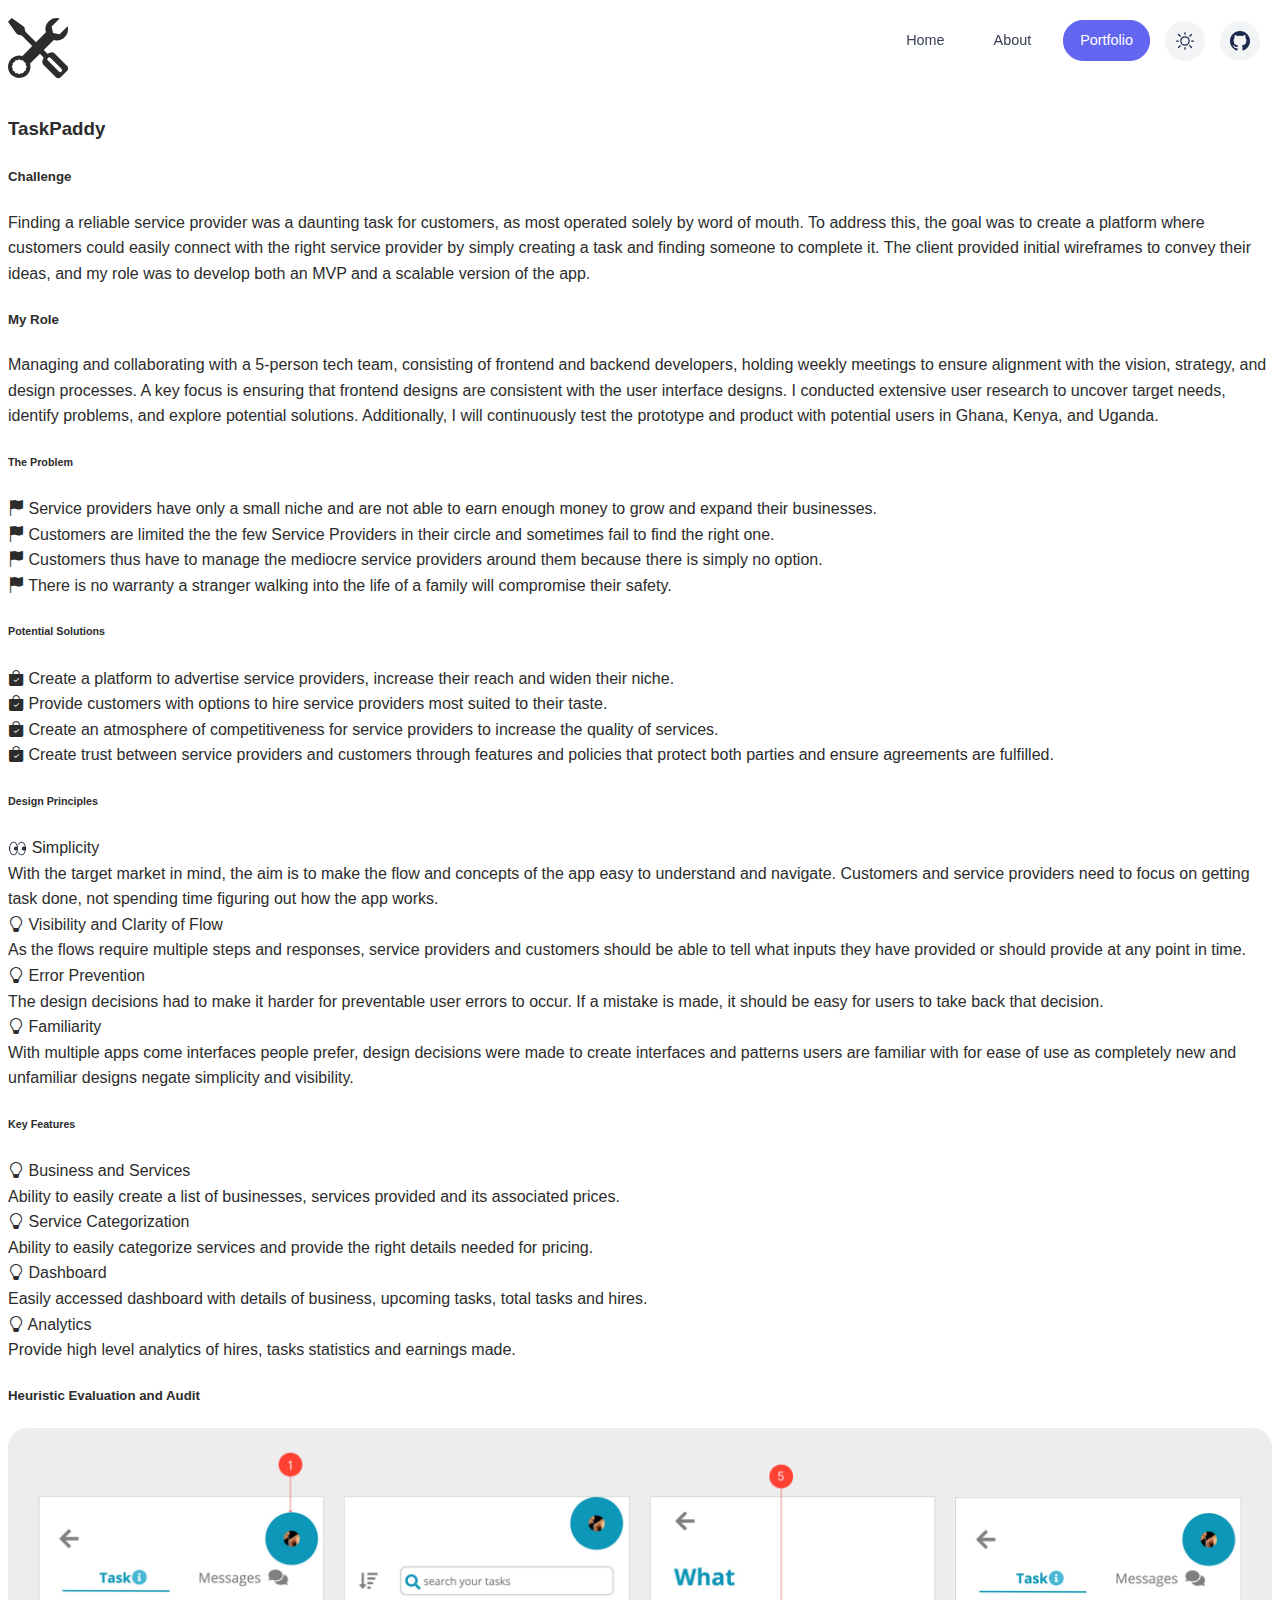
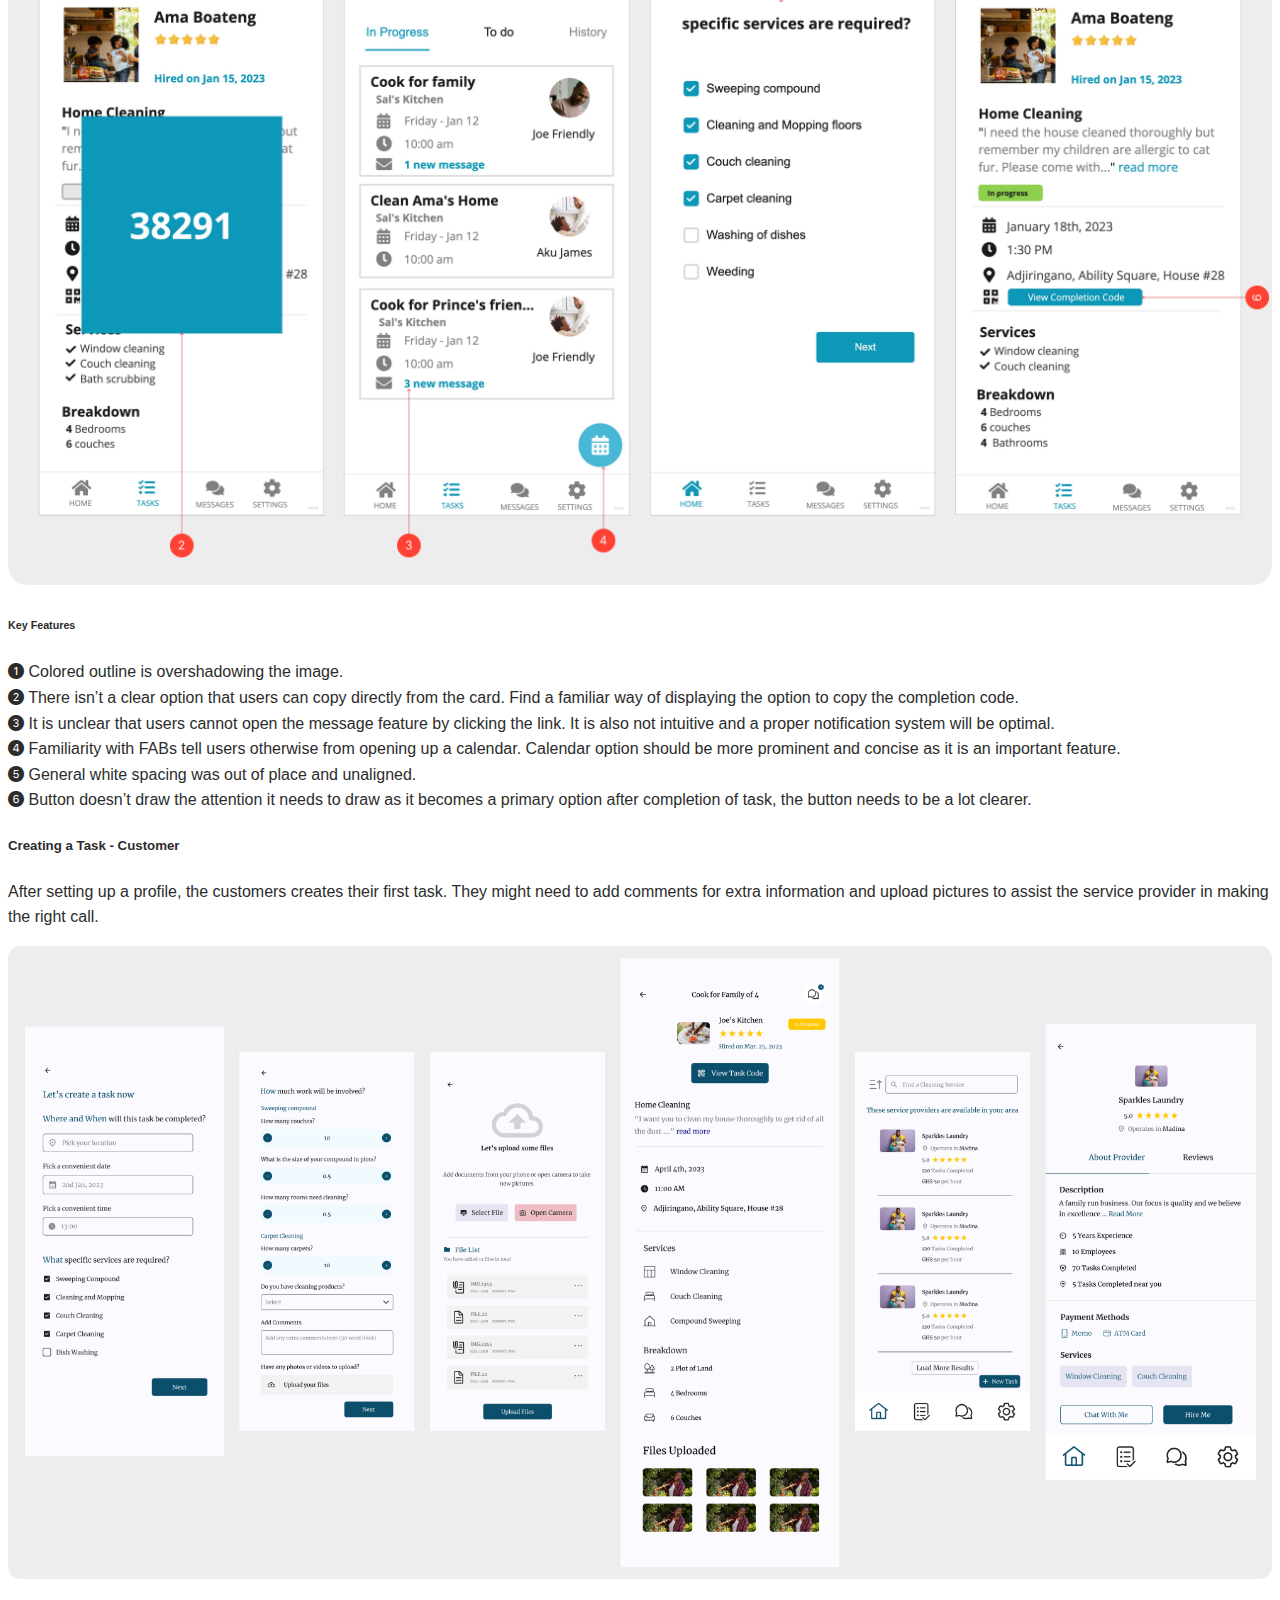
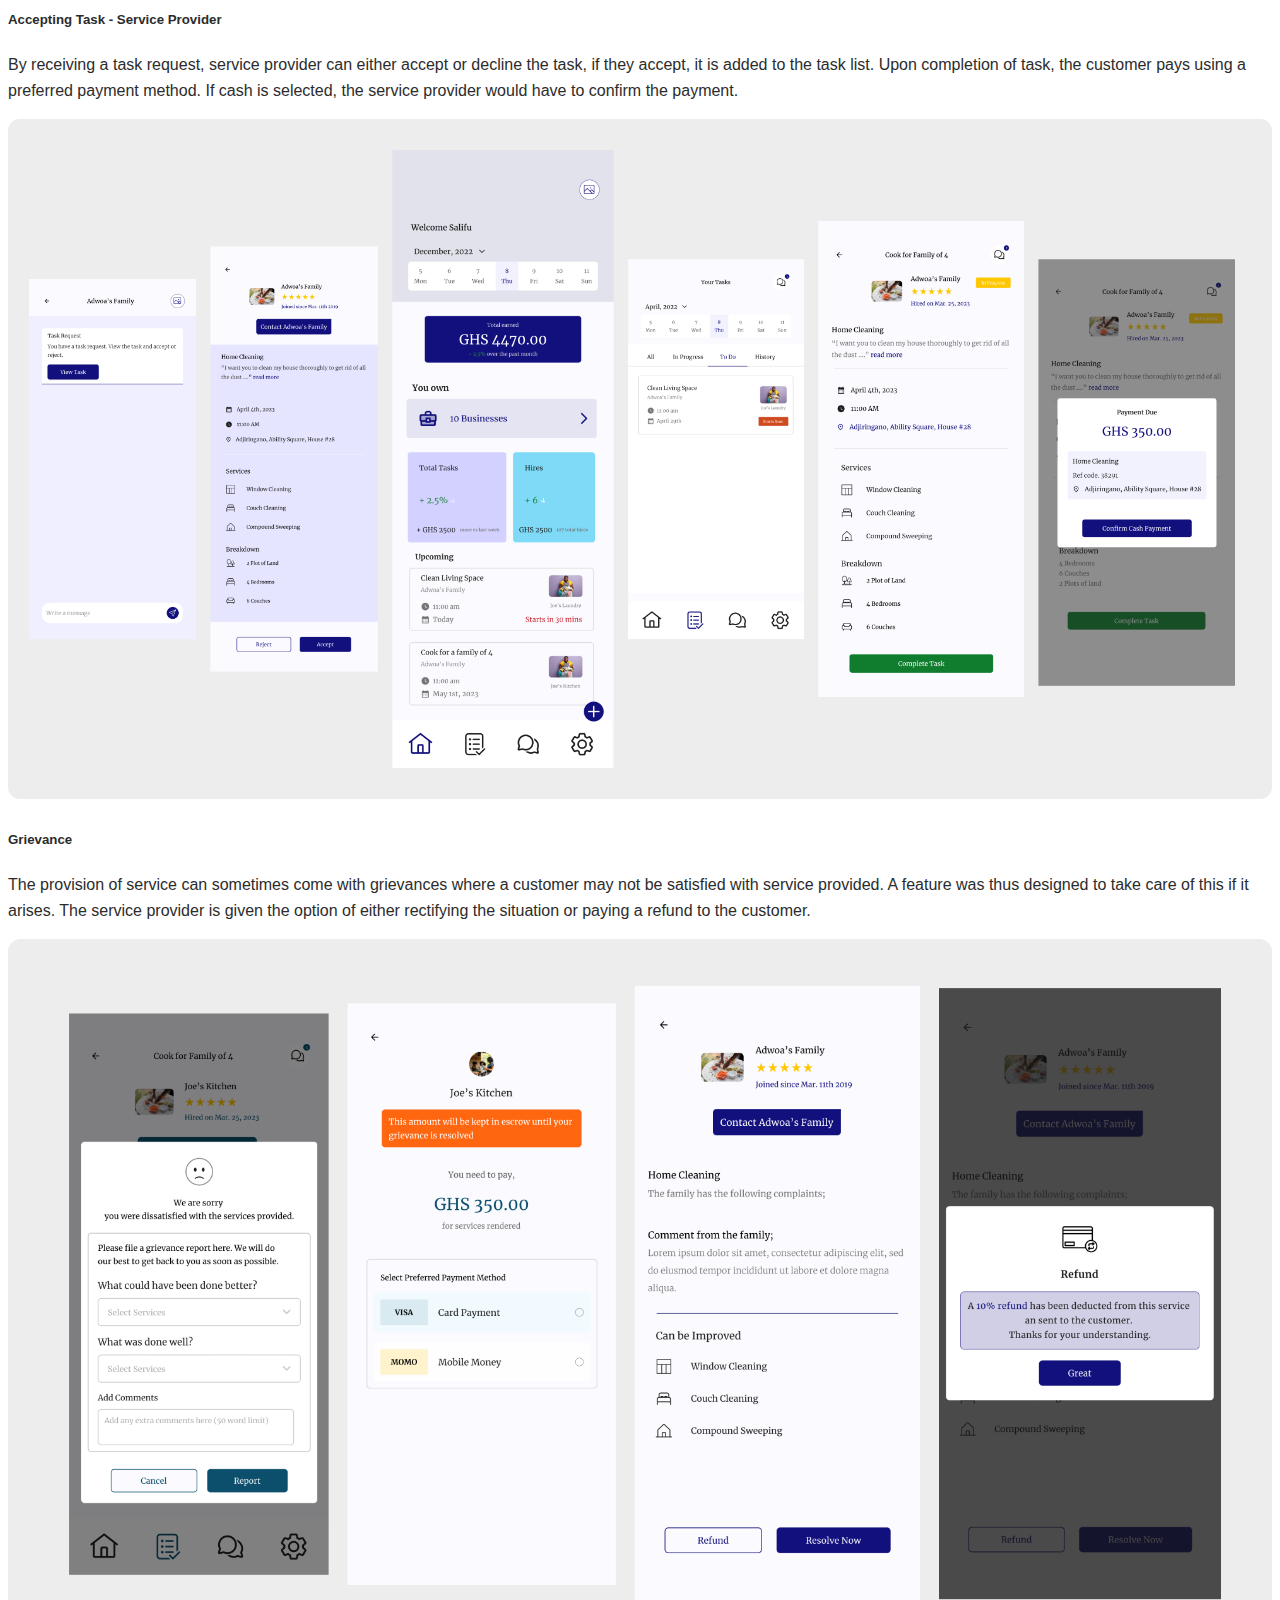
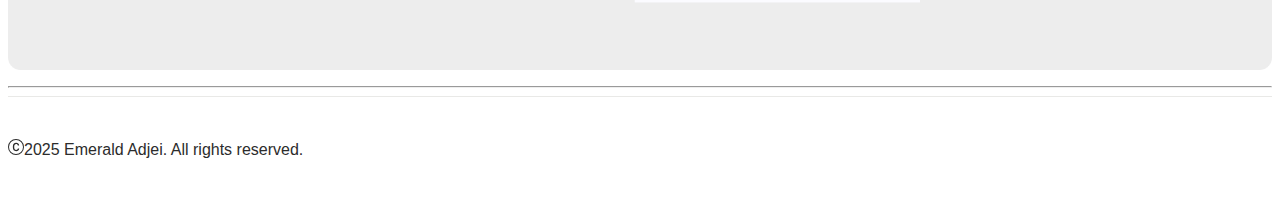
<file: taskpaddy.html>
<!DOCTYPE html>
<html lang="en">
<head>
    <meta charset="UTF-8">
    <meta name="viewport" content="width=device-width, initial-scale=1.0">
    <title>TaskPaddy</title>
    <link href="https://cdn.jsdelivr.net/npm/bootstrap@5.3.8/dist/css/bootstrap.min.css" rel="stylesheet" integrity="sha384-sRIl4kxILFvY47J16cr9ZwB07vP4J8+LH7qKQnuqkuIAvNWLzeN8tE5YBujZqJLB" crossorigin="anonymous">
    <link rel="stylesheet" href="https://cdn.jsdelivr.net/npm/bootstrap-icons@1.11.3/font/bootstrap-icons.css">
    <link rel="stylesheet" href="styles.css">
</head>
<body>
    <!-- Theme Toggle -->
    <div class="theme-toggle">
        <!-- Navigation Links -->
         <a href="index.html" class="theme-btn nav-link">Home</a>
        <a href="about.html" class="theme-btn nav-link">About</a>
        <a href="portfolio.html" class="theme-btn nav-link active">Portfolio</a>

        <button class="theme-btn icon-btn" id="themeToggle" onclick="toggleTheme()">
            <svg id="sunIcon" viewBox="0 0 24 24" fill="none" xmlns="http://www.w3.org/2000/svg">
                <circle cx="12" cy="12" r="5" stroke="#1C274C" stroke-width="1.5"></circle>
                <path d="M12 2V4" stroke="#1C274C" stroke-width="1.5" stroke-linecap="round"></path>
                <path d="M12 20V22" stroke="#1C274C" stroke-width="1.5" stroke-linecap="round"></path>
                <path d="M4 12L2 12" stroke="#1C274C" stroke-width="1.5" stroke-linecap="round"></path>
                <path d="M22 12L20 12" stroke="#1C274C" stroke-width="1.5" stroke-linecap="round"></path>
                <path d="M19.7778 4.22266L17.5558 6.25424" stroke="#1C274C" stroke-width="1.5" stroke-linecap="round"></path>
                <path d="M4.22217 4.22266L6.44418 6.25424" stroke="#1C274C" stroke-width="1.5" stroke-linecap="round"></path>
                <path d="M6.44434 17.5557L4.22211 19.7779" stroke="#1C274C" stroke-width="1.5" stroke-linecap="round"></path>
                <path d="M19.7778 19.7773L17.5558 17.5551" stroke="#1C274C" stroke-width="1.5" stroke-linecap="round"></path>
            </svg>
            <svg id="moonIcon" style="display: none;" viewBox="0 0 24 24" fill="none" xmlns="http://www.w3.org/2000/svg">
                <path d="M21.0672 11.8568L20.4253 11.469L21.0672 11.8568ZM12.1432 2.93276L11.7553 2.29085V2.29085L12.1432 2.93276ZM21.25 12C21.25 17.1086 17.1086 21.25 12 21.25V22.75C17.9371 22.75 22.75 17.9371 22.75 12H21.25ZM12 21.25C6.89137 21.25 2.75 17.1086 2.75 12H1.25C1.25 17.9371 6.06294 22.75 12 22.75V21.25ZM2.75 12C2.75 6.89137 6.89137 2.75 12 2.75V1.25C6.06294 1.25 1.25 6.06294 1.25 12H2.75ZM15.5 14.25C12.3244 14.25 9.75 11.6756 9.75 8.5H8.25C8.25 12.5041 11.4959 15.75 15.5 15.75V14.25ZM20.4253 11.469C19.4172 13.1373 17.5882 14.25 15.5 14.25V15.75C18.1349 15.75 20.4407 14.3439 21.7092 12.2447L20.4253 11.469ZM9.75 8.5C9.75 6.41182 10.8627 4.5828 12.531 3.57467L11.7553 2.29085C9.65609 3.5593 8.25 5.86509 8.25 8.5H9.75ZM12 2.75C11.9115 2.75 11.8077 2.71008 11.7324 2.63168C11.6686 2.56527 11.6538 2.50244 11.6503 2.47703C11.6461 2.44587 11.6482 2.35557 11.7553 2.29085L12.531 3.57467C13.0342 3.27065 13.196 2.71398 13.1368 2.27627C13.0754 1.82126 12.7166 1.25 12 1.25V2.75ZM21.7092 12.2447C21.6444 12.3518 21.5541 12.3539 21.523 12.3497C21.4976 12.3462 21.4347 12.3314 21.3683 12.2676C21.2899 12.1923 21.25 12.0885 21.25 12H22.75C22.75 11.2834 22.1787 10.9246 21.7237 10.8632C21.286 10.804 20.7293 10.9658 20.4253 11.469L21.7092 12.2447Z" fill="#FFF"></path>
            </svg>
        </button>

        <!-- Link to Github -->
        <button class="theme-btn icon-btn" onclick="window.open('https://github.com/enyadjei/', '_blank')">
            <svg viewBox="0 0 24 24" fill="none" xmlns="http://www.w3.org/2000/svg">
                <path d="M12 0c-6.626 0-12 5.373-12 12 0 5.302 3.438 9.8 8.207 11.387.599.111.793-.261.793-.577v-2.234c-3.338.726-4.033-1.416-4.033-1.416-.546-1.387-1.333-1.756-1.333-1.756-1.089-.745.083-.729.083-.729 1.205.084 1.839 1.237 1.839 1.237 1.07 1.834 2.807 1.304 3.492.997.107-.775.418-1.305.762-1.604-2.665-.305-5.467-1.334-5.467-5.931 0-1.311.469-2.381 1.236-3.221-.124-.303-.535-1.524.117-3.176 0 0 1.008-.322 3.301 1.23.957-.266 1.983-.399 3.003-.404 1.02.005 2.047.138 3.006.404 2.291-1.552 3.297-1.23 3.297-1.23.653 1.653.242 2.874.118 3.176.77.84 1.235 1.911 1.235 3.221 0 4.609-2.807 5.624-5.479 5.921.43.372.823 1.102.823 2.222v3.293c0 .319.192.694.801.576 4.765-1.589 8.199-6.086 8.199-11.386 0-6.627-5.373-12-12-12z" fill="#1C274C"/>
            </svg>
        </button>
    </div>
                   

<div class="miway-section container">
    <header class="miway-header mb-4">
        <svg xmlns="http://www.w3.org/2000/svg" width="60" height="80" fill="currentColor" class="bi bi-tools" viewBox="0 0 16 16">
        <path d="M1 0 0 1l2.2 3.081a1 1 0 0 0 .815.419h.07a1 1 0 0 1 .708.293l2.675 2.675-2.617 2.654A3.003 3.003 0 0 0 0 13a3 3 0 1 0 5.878-.851l2.654-2.617.968.968-.305.914a1 1 0 0 0 .242 1.023l3.27 3.27a.997.997 0 0 0 1.414 0l1.586-1.586a.997.997 0 0 0 0-1.414l-3.27-3.27a1 1 0 0 0-1.023-.242L10.5 9.5l-.96-.96 2.68-2.643A3.005 3.005 0 0 0 16 3q0-.405-.102-.777l-2.14 2.141L12 4l-.364-1.757L13.777.102a3 3 0 0 0-3.675 3.68L7.462 6.46 4.793 3.793a1 1 0 0 1-.293-.707v-.071a1 1 0 0 0-.419-.814zm9.646 10.646a.5.5 0 0 1 .708 0l2.914 2.915a.5.5 0 0 1-.707.707l-2.915-2.914a.5.5 0 0 1 0-.708M3 11l.471.242.529.026.287.445.445.287.026.529L5 13l-.242.471-.026.529-.445.287-.287.445-.529.026L3 15l-.471-.242L2 14.732l-.287-.445L1.268 14l-.026-.529L1 13l.242-.471.026-.529.445-.287.287-.445.529-.026z"/>
        </svg>
        <h3>TaskPaddy</h3>
    </header>

    <section class="mb-4">
        <div class="container">
            <h5>Challenge</h5>
            <p>Finding a reliable service provider was a daunting task for customers, as most operated solely by word of mouth. To address this, the goal was to create a platform where customers could easily connect with the right service provider by simply creating a task and finding someone to complete it. The client provided initial wireframes to convey their ideas, and my role was to develop both an MVP and a scalable version of the app.</p>

        </div>
    </section>

    <section class="mb-4">
        <div class="container">
            <h5>My Role</h5>
            <p>Managing and collaborating with a 5-person tech team, consisting of frontend and backend developers, holding weekly meetings to ensure alignment with the vision, strategy, and design processes. A key focus is ensuring that frontend designs are consistent with the user interface designs. I conducted extensive user research to uncover target needs, identify problems, and explore potential solutions. Additionally, I will continuously test the prototype and product with potential users in Ghana, Kenya, and Uganda.</p>

        </div>
    </section>

    <section class="mb-4">
        <div class="container">
            <h6>The Problem</h6>
            <div class="d-flex flex-column gap-2">
                <div class="stat-card">
                    <i class="bi bi-flag-fill me-2"></i>
                    <span>Service providers have only a small niche and are not able to earn enough money to grow and expand their businesses.</span>
                </div>

                <div class="stat-card">
                    <i class="bi bi-flag-fill me-2"></i>
                    <span>Customers are limited the the few Service Providers in their circle and sometimes fail to find the right one.</span>
                </div>

                <div class="stat-card">
                    <i class="bi bi-flag-fill me-2"></i>
                    <span>Customers thus have to manage the mediocre service providers around them because there is simply no option.</span>
                </div>

                <div class="stat-card">
                    <i class="bi bi-flag-fill me-2"></i>
                    <span>There is no warranty a stranger walking into the life of a family will compromise their safety.</span>
                </div>
            </div>
        </div>
    </section>

    <section class="mb-4">
        <div class="container">
            <h6>Potential Solutions</h6>
            <div class="d-flex flex-column gap-2">
                <div class="stat-card">
                    <i class="bi bi-bag-check-fill me-2"></i>
                    <span>Create a platform to advertise service providers, increase their reach and widen their niche.</span>
                </div>

                <div class="stat-card">
                    <i class="bi bi-bag-check-fill me-2"></i>
                    <span>Provide customers with options to hire service providers most suited to their taste.</span>
                </div>

                <div class="stat-card">
                    <i class="bi bi-bag-check-fill me-2"></i>
                    <span>Create an atmosphere of competitiveness for service providers to increase the quality of services.</span>
                </div>

                <div class="stat-card">
                    <i class="bi bi-bag-check-fill me-2"></i>
                    <span>Create trust between service providers and customers through features and policies that protect both parties and ensure agreements are fulfilled.</span>
                </div>
            </div>
        </div>
    </section>

    <section class="mb-4">
        <div class="container">
            <h6>Design Principles</h6>
            <div class="d-flex flex-column gap-2">
                <div class="stat-card">
                    <!-- <i class="bi bi-emoji-smile-fill me-2" style="color: rgb(234, 211, 8);"></i>
                    <span>Simplicity <br>With the target market in mind, the aim is to make the flow and concepts of the app easy to understand and navigate. Customers and service providers need to focus on getting task done, not spending time figuring out how the app works.</span> -->

                    <img src="img/eyes.png" alt="Simplicity icon" class="me-2" style="width: 1.2em; height: 1.2em; vertical-align: middle;">
<span>Simplicity <br>With the target market in mind, the aim is to make the flow and concepts of the app easy to understand and navigate. Customers and service providers need to focus on getting task done, not spending time figuring out how the app works.</span>
                </div>

                <div class="stat-card">
                    <i class="bi bi-lightbulb me-2"></i>
                    <span>Visibility and Clarity of Flow <br> As the flows require multiple steps and responses, service providers and customers should be able to tell what inputs they have provided or should provide at any point in time.</span>
                </div>

                <div class="stat-card">
                    <i class="bi bi-lightbulb me-2"></i>
                    <span>Error Prevention <br> The design decisions had to make it harder for preventable user errors to occur. If a mistake is made, it should be easy for users to take back that decision.</span>
                </div>

                <div class="stat-card">
                    <i class="bi bi-lightbulb me-2"></i>
                    <span>Familiarity <br> With multiple apps come interfaces people prefer, design decisions were made to create interfaces and patterns users are familiar with for ease of use as completely new and unfamiliar designs negate simplicity and visibility.</span>
                </div>
            </div>
        </div>
    </section>


    <section class="mb-4">
        <div class="container">
            <h6>Key Features</h6>
            <div class="d-flex flex-column gap-2">
                <div class="stat-card">
                    <i class="bi bi-lightbulb me-2"></i>
                    <span>Business and Services <br> Ability to easily create a list of businesses, services provided and its associated prices. </span>
                </div>

                <div class="stat-card">
                    <i class="bi bi-lightbulb me-2"></i>
                    <span>Service Categorization <br> Ability to easily categorize services and provide the right details needed for pricing. </span>
                </div>

                <div class="stat-card">
                    <i class="bi bi-lightbulb me-2"></i>
                    <span>Dashboard <br> Easily accessed dashboard with details of business, upcoming tasks, total tasks and hires.</span>
                </div>

                <div class="stat-card">
                    <i class="bi bi-lightbulb me-2"></i>
                    <span>Analytics <br> Provide high level analytics of hires, tasks statistics and earnings made. </span>
                </div>
            </div>
        </div>
    </section>

    <section class="mb-4">
        <div class="mb-3">
            <h5>Heuristic Evaluation and Audit</h5>

            <img src="img/111.png" alt="" style="width: 100%;">
        </div>
    </section>

    
    <section class="mb-4">
        <div class="container">
            <h6>Key Features</h6>
            <div class="d-flex flex-column gap-2">
                <div class="stat-card">
                    <i class="bi bi-1-circle-fill"></i>
                    <span>Colored outline is overshadowing the image. </span>
                </div>

                <div class="stat-card">
                    <i class="bi bi-2-circle-fill"></i>
                    <span>There isn’t a clear option that users can copy directly from the card. Find a familiar way of displaying the option to copy the completion code.</span>
                </div>

                <div class="stat-card">
                    <i class="bi bi-3-circle-fill"></i>
                    <span>It is unclear that users cannot open the message feature by clicking the link. It is also not intuitive and a proper notification system will be optimal.</span>
                </div>

                <div class="stat-card">
                    <i class="bi bi-4-circle-fill"></i>
                    <span>Familiarity with FABs tell users otherwise from opening up a calendar. Calendar option should be more prominent and concise as it is an important feature.</span>
                </div>

                <div class="stat-card">
                    <i class="bi bi-5-circle-fill"></i>
                    <span>General white spacing was out of place and unaligned.</span>
                </div>

                <div class="stat-card">
                    <i class="bi bi-6-circle-fill"></i>
                    <span>Button doesn’t draw the attention it needs to draw as it becomes a primary option after completion of task, the button needs to be a lot clearer.</span>
                </div>
            </div>
        </div>
    </section>

    <section class="mb-4">
        <div class="mb-3">
            <h5>Creating a Task - Customer</h5>
            <p>After setting up a profile, the customers creates their first task. They might need to add comments for extra information and upload pictures to assist the service provider in making the right call.</p>

            <img src="img/222.png" alt="" style="width: 100%;">
        </div>
    </section>

    <section class="mb-4">
        <div class="mb-3">
            <h5>Accepting Task - Service Provider</h5>
            <p>By receiving a task request, service provider can either accept or decline the task, if they accept, it is added to the task list. Upon completion of task, the customer pays using a preferred payment method. If cash is selected, the service provider would have to confirm the payment. </p>

            <img src="img/333.png" alt="" style="width: 100%;">
        </div>
    </section>

    <section class="mb-4">
        <div class="mb-3">
            <h5>Grievance</h5>
            <p>The provision of service can sometimes come with grievances where a customer may not be satisfied with service provided. A feature was thus designed to take care of this if it arises. The service provider is given the option of either rectifying the situation or paying a refund to the customer.</p>

            <img src="img/444.png" alt="" style="width: 100%;">
        </div>
    </section>




</div>








  <!-- Footer -->
    <div class="container">
        <hr>
        <div class="footer text-center">
            <div class="copyright">
                <svg xmlns="http://www.w3.org/2000/svg" width="16" height="16" fill="currentColor" class="bi bi-c-circle me-1" viewBox="0 0 16 16">
                    <path d="M1 8a7 7 0 1 0 14 0A7 7 0 0 0 1 8m15 0A8 8 0 1 1 0 8a8 8 0 0 1 16 0M8.146 4.992c-1.212 0-1.927.92-1.927 2.502v1.06c0 1.571.703 2.462 1.927 2.462.979 0 1.641-.586 1.729-1.418h1.295v.093c-.1 1.448-1.354 2.467-3.03 2.467-2.091 0-3.269-1.336-3.269-3.603V7.482c0-2.261 1.201-3.638 3.27-3.638 1.681 0 2.935 1.054 3.029 2.572v.088H9.875c-.088-.879-.768-1.512-1.729-1.512"/>
                </svg>2025 Emerald Adjei. All rights reserved.
            </div>
        </div>
    </div>

<script src="main.js"></script>
<script src="https://cdn.jsdelivr.net/npm/bootstrap@5.3.8/dist/js/bootstrap.bundle.min.js" integrity="sha384-FKyoEForCGlyvwx9Hj09JcYn3nv7wiPVlz7YYwJrWVcXK/BmnVDxM+D2scQbITxI" crossorigin="anonymous"></script>
</body>
</html>
</file>
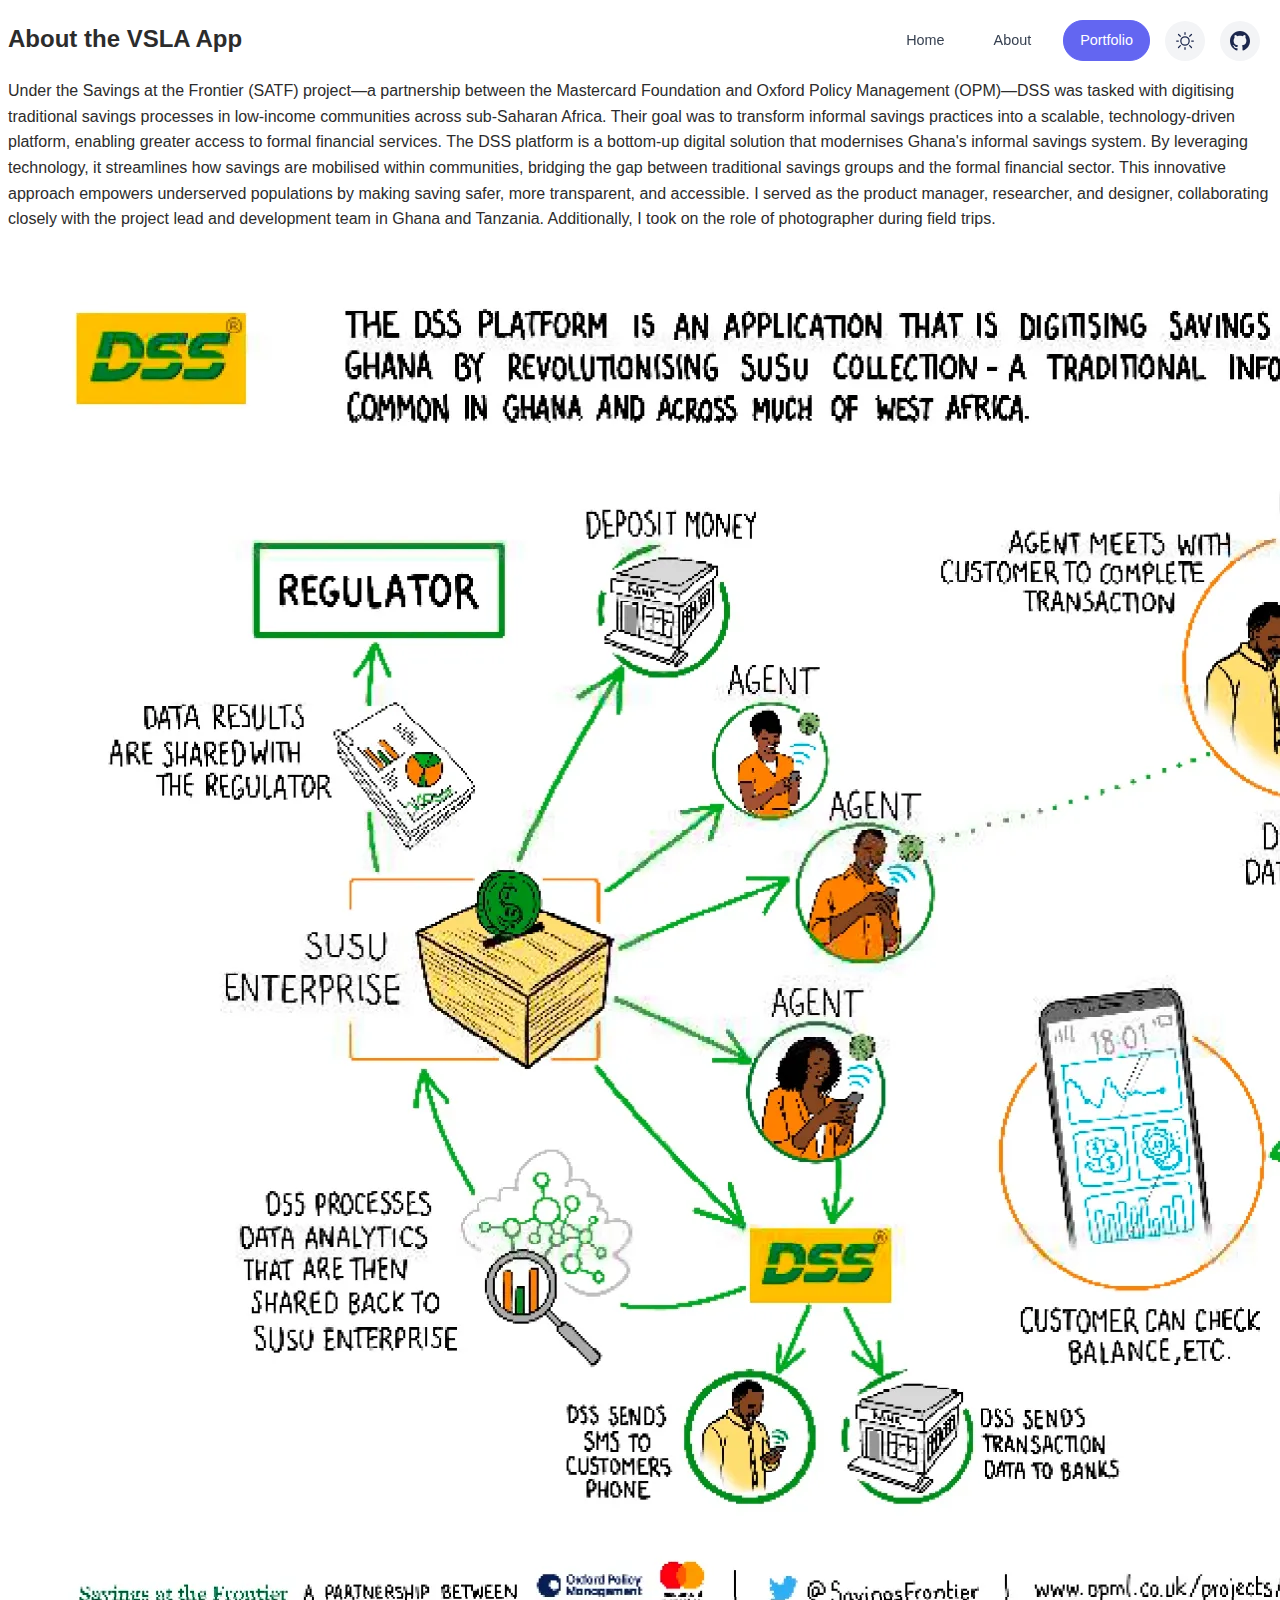
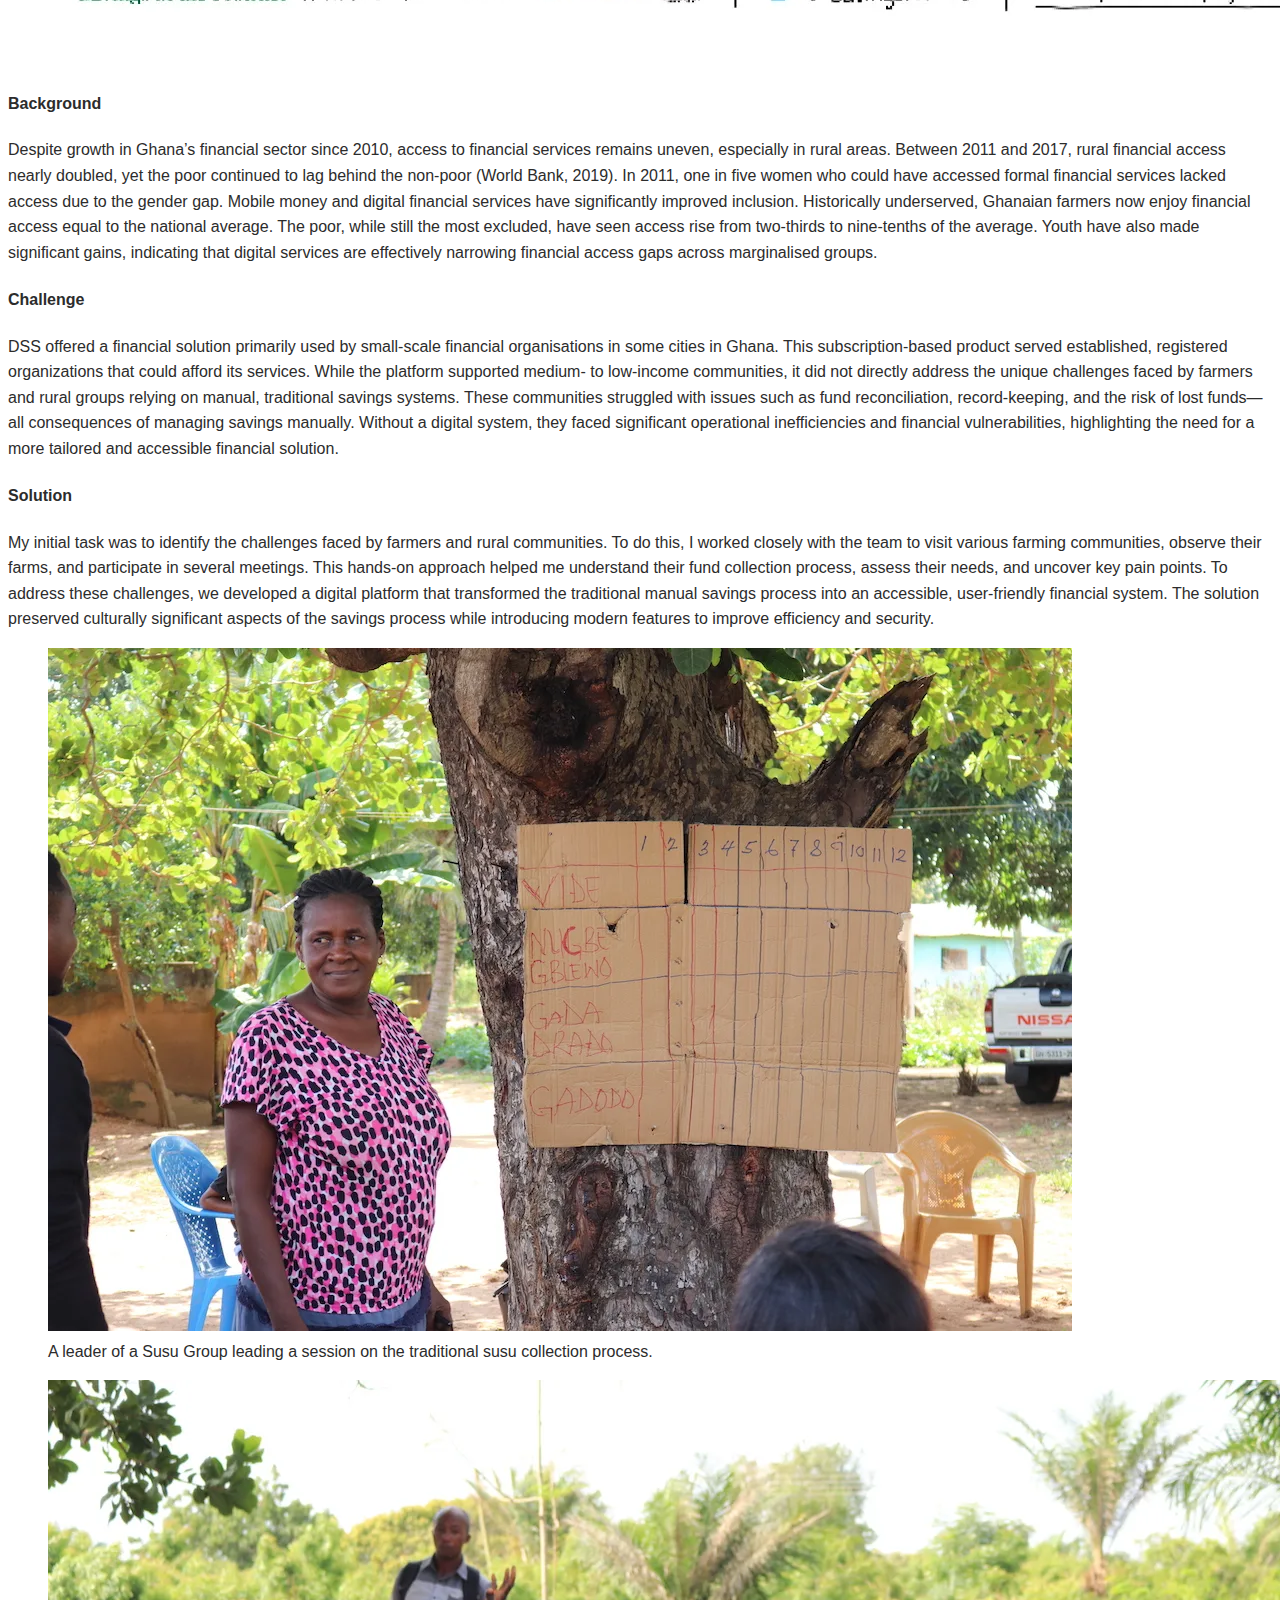
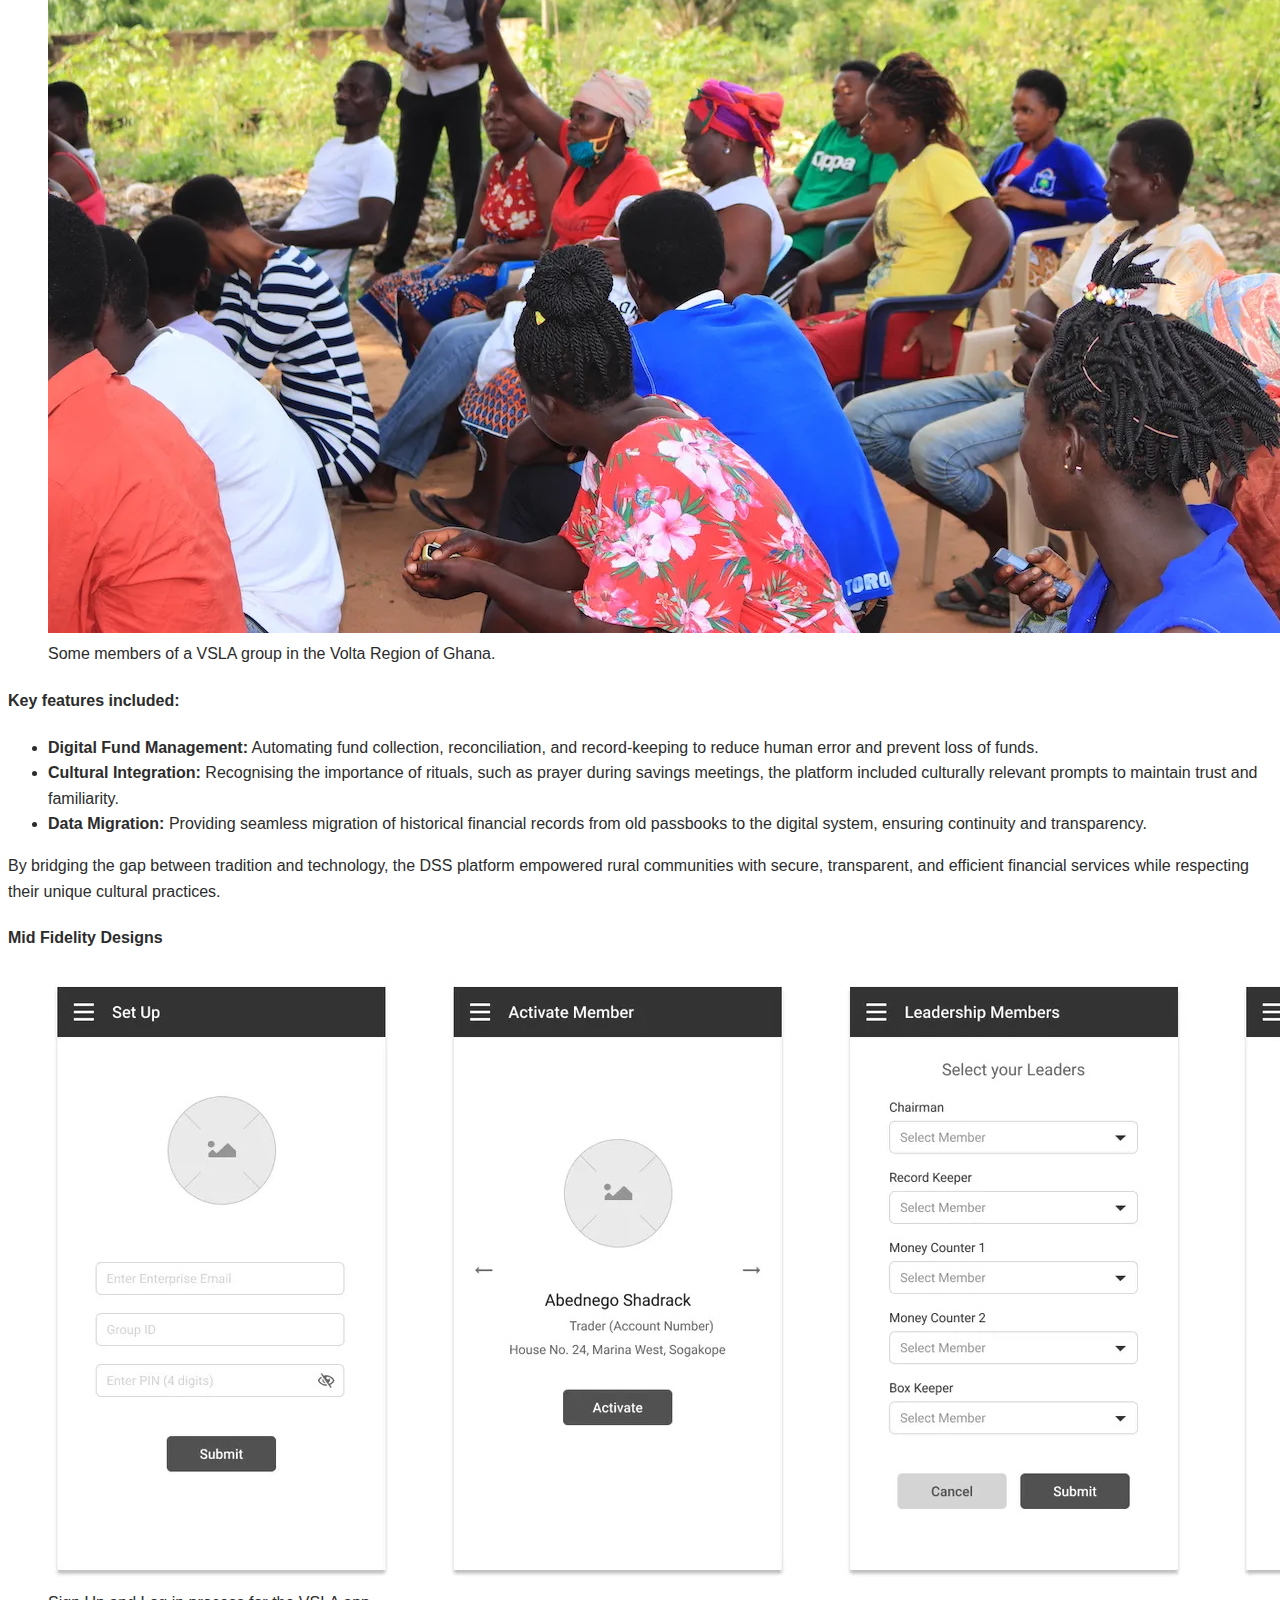
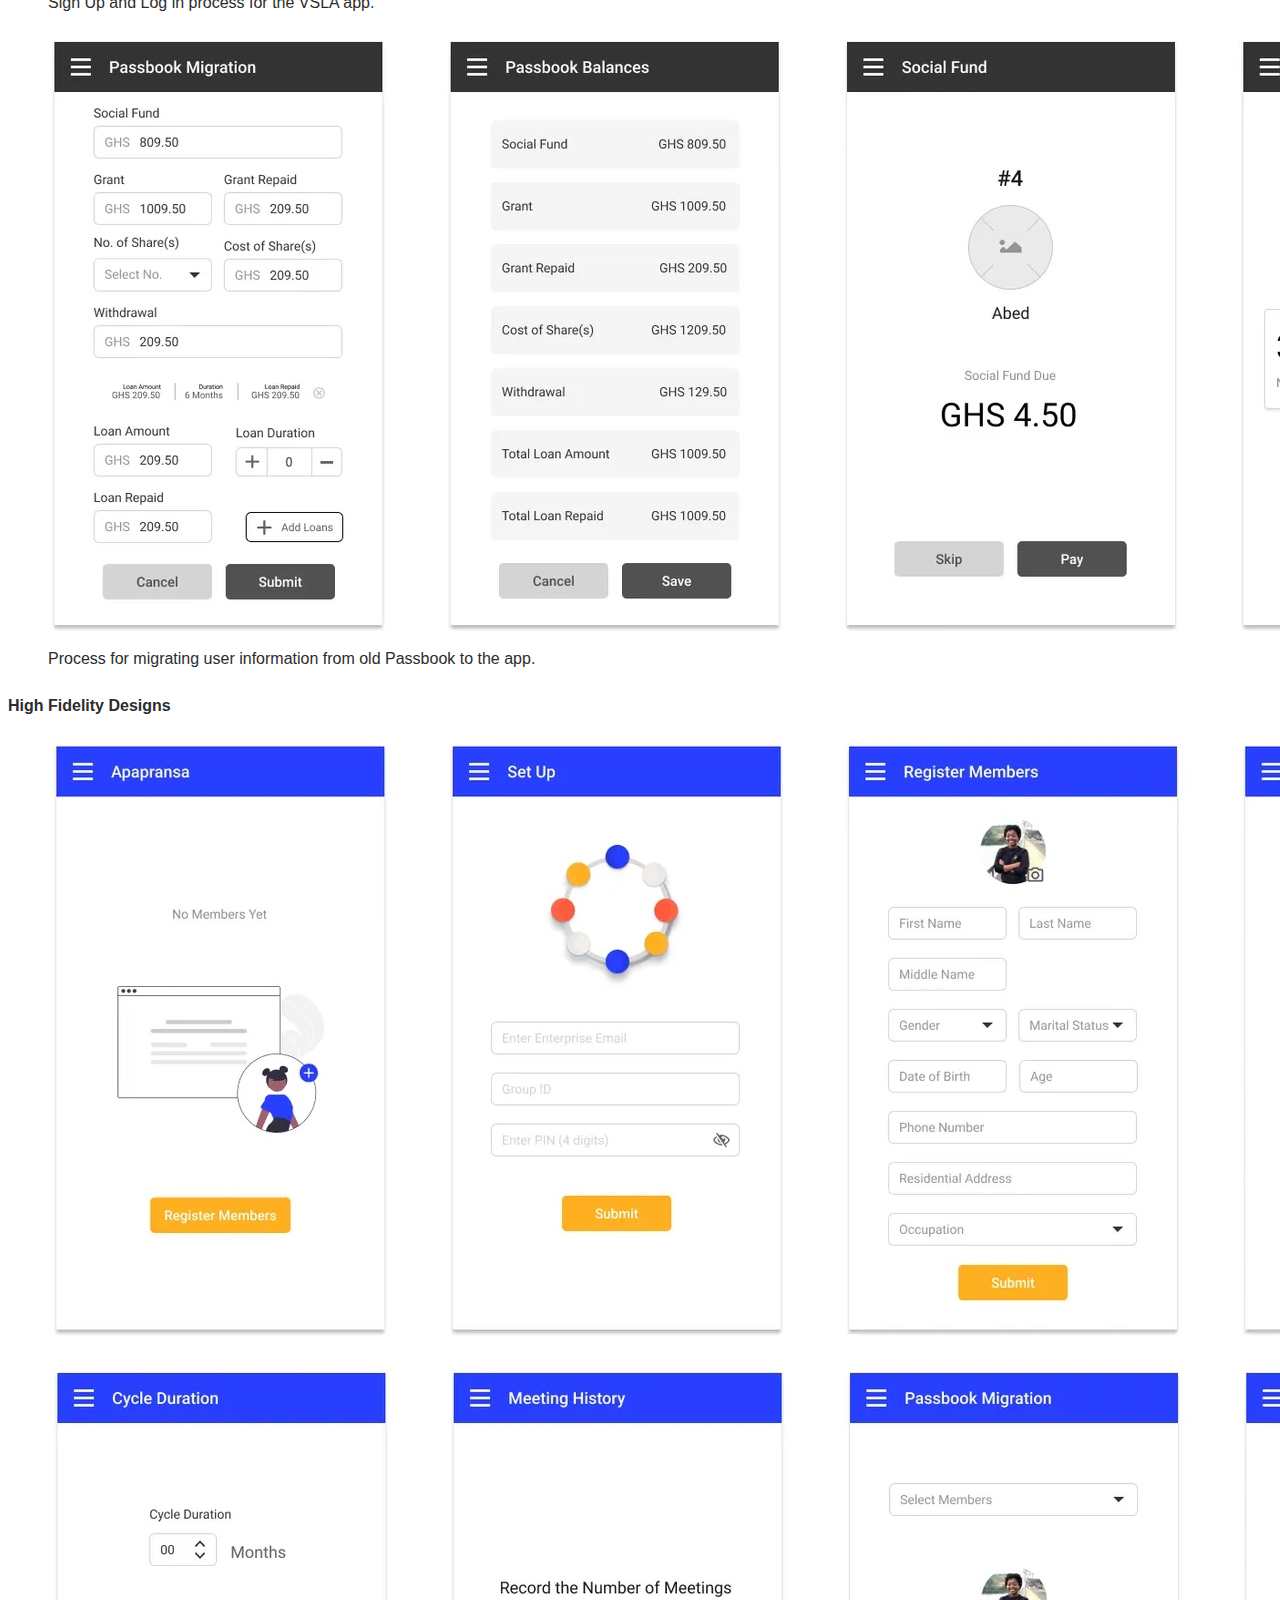
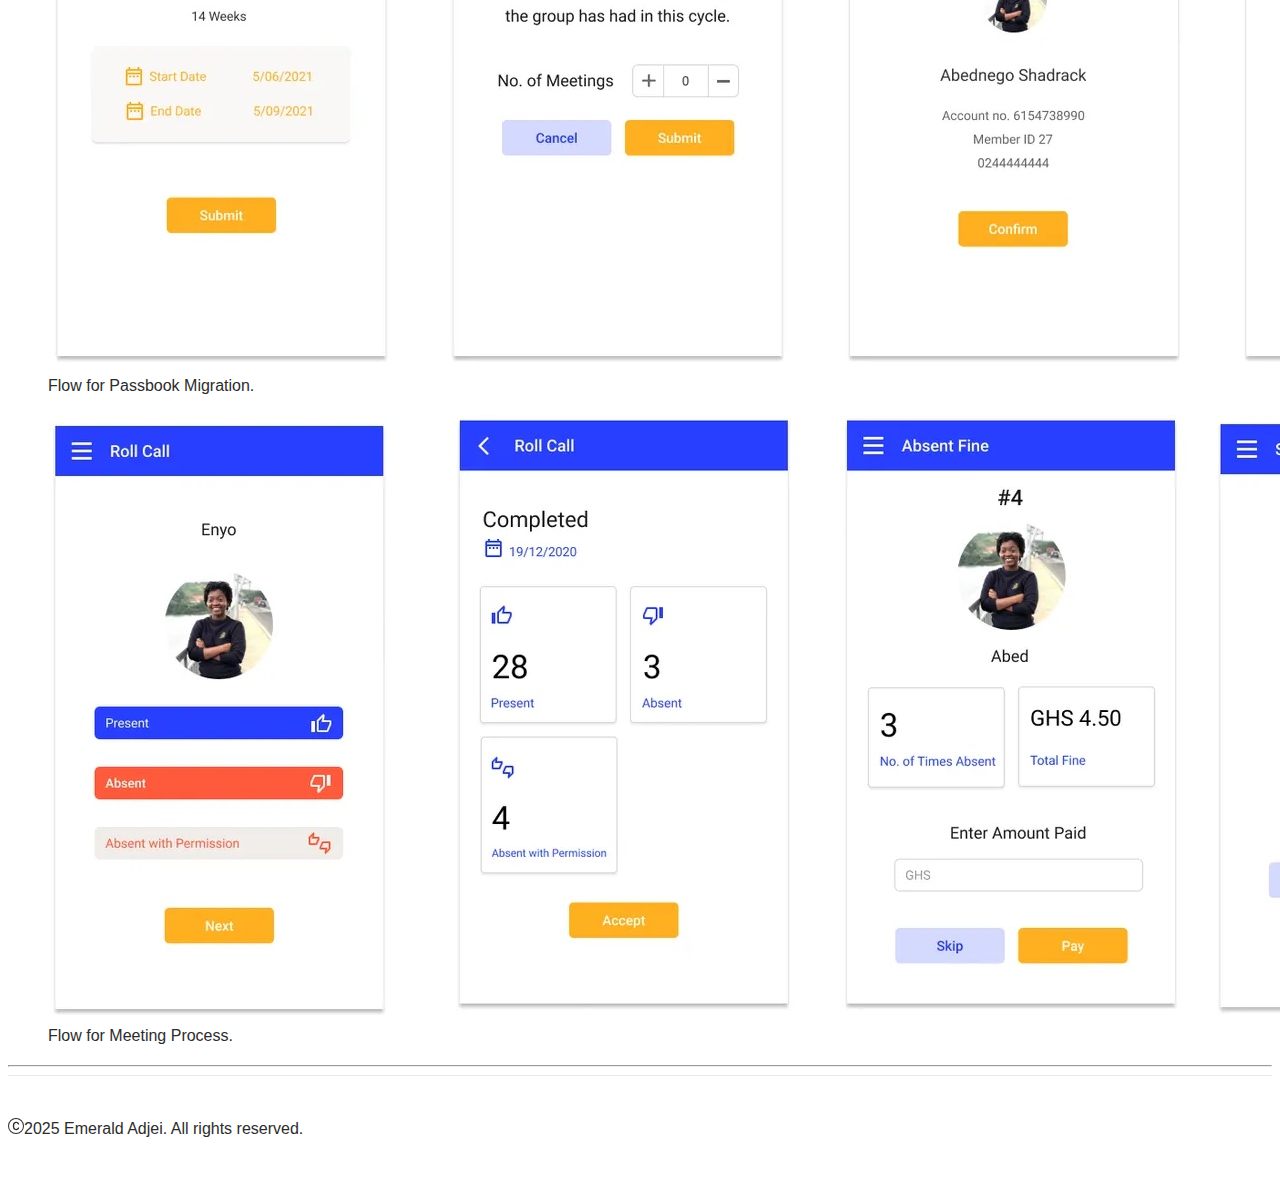
<file: vsla.html>
<!DOCTYPE html>
<html lang="en">
<head>
    <meta charset="UTF-8">
    <meta name="viewport" content="width=device-width, initial-scale=1.0">
    <title>VSLA Product</title>
    <link href="https://cdn.jsdelivr.net/npm/bootstrap@5.3.8/dist/css/bootstrap.min.css" rel="stylesheet" integrity="sha384-sRIl4kxILFvY47J16cr9ZwB07vP4J8+LH7qKQnuqkuIAvNWLzeN8tE5YBujZqJLB" crossorigin="anonymous">
    <link rel="stylesheet" href="styles.css">
</head>
<body>
    <!-- Theme Toggle -->
    <div class="theme-toggle">
        <!-- Navigation Links -->
         <a href="index.html" class="theme-btn nav-link">Home</a>
        <a href="about.html" class="theme-btn nav-link">About</a>
        <a href="portfolio.html" class="theme-btn nav-link active">Portfolio</a>

        <button class="theme-btn icon-btn" id="themeToggle" onclick="toggleTheme()">
            <svg id="sunIcon" viewBox="0 0 24 24" fill="none" xmlns="http://www.w3.org/2000/svg">
                <circle cx="12" cy="12" r="5" stroke="#1C274C" stroke-width="1.5"></circle>
                <path d="M12 2V4" stroke="#1C274C" stroke-width="1.5" stroke-linecap="round"></path>
                <path d="M12 20V22" stroke="#1C274C" stroke-width="1.5" stroke-linecap="round"></path>
                <path d="M4 12L2 12" stroke="#1C274C" stroke-width="1.5" stroke-linecap="round"></path>
                <path d="M22 12L20 12" stroke="#1C274C" stroke-width="1.5" stroke-linecap="round"></path>
                <path d="M19.7778 4.22266L17.5558 6.25424" stroke="#1C274C" stroke-width="1.5" stroke-linecap="round"></path>
                <path d="M4.22217 4.22266L6.44418 6.25424" stroke="#1C274C" stroke-width="1.5" stroke-linecap="round"></path>
                <path d="M6.44434 17.5557L4.22211 19.7779" stroke="#1C274C" stroke-width="1.5" stroke-linecap="round"></path>
                <path d="M19.7778 19.7773L17.5558 17.5551" stroke="#1C274C" stroke-width="1.5" stroke-linecap="round"></path>
            </svg>
            <svg id="moonIcon" style="display: none;" viewBox="0 0 24 24" fill="none" xmlns="http://www.w3.org/2000/svg">
                <path d="M21.0672 11.8568L20.4253 11.469L21.0672 11.8568ZM12.1432 2.93276L11.7553 2.29085V2.29085L12.1432 2.93276ZM21.25 12C21.25 17.1086 17.1086 21.25 12 21.25V22.75C17.9371 22.75 22.75 17.9371 22.75 12H21.25ZM12 21.25C6.89137 21.25 2.75 17.1086 2.75 12H1.25C1.25 17.9371 6.06294 22.75 12 22.75V21.25ZM2.75 12C2.75 6.89137 6.89137 2.75 12 2.75V1.25C6.06294 1.25 1.25 6.06294 1.25 12H2.75ZM15.5 14.25C12.3244 14.25 9.75 11.6756 9.75 8.5H8.25C8.25 12.5041 11.4959 15.75 15.5 15.75V14.25ZM20.4253 11.469C19.4172 13.1373 17.5882 14.25 15.5 14.25V15.75C18.1349 15.75 20.4407 14.3439 21.7092 12.2447L20.4253 11.469ZM9.75 8.5C9.75 6.41182 10.8627 4.5828 12.531 3.57467L11.7553 2.29085C9.65609 3.5593 8.25 5.86509 8.25 8.5H9.75ZM12 2.75C11.9115 2.75 11.8077 2.71008 11.7324 2.63168C11.6686 2.56527 11.6538 2.50244 11.6503 2.47703C11.6461 2.44587 11.6482 2.35557 11.7553 2.29085L12.531 3.57467C13.0342 3.27065 13.196 2.71398 13.1368 2.27627C13.0754 1.82126 12.7166 1.25 12 1.25V2.75ZM21.7092 12.2447C21.6444 12.3518 21.5541 12.3539 21.523 12.3497C21.4976 12.3462 21.4347 12.3314 21.3683 12.2676C21.2899 12.1923 21.25 12.0885 21.25 12H22.75C22.75 11.2834 22.1787 10.9246 21.7237 10.8632C21.286 10.804 20.7293 10.9658 20.4253 11.469L21.7092 12.2447Z" fill="#FFF"></path>
            </svg>
        </button>

        <!-- Link to Github -->
        <button class="theme-btn icon-btn" onclick="window.open('https://github.com/emerald-adjei', '_blank')">
            <svg viewBox="0 0 24 24" fill="none" xmlns="http://www.w3.org/2000/svg">
                <path d="M12 0c-6.626 0-12 5.373-12 12 0 5.302 3.438 9.8 8.207 11.387.599.111.793-.261.793-.577v-2.234c-3.338.726-4.033-1.416-4.033-1.416-.546-1.387-1.333-1.756-1.333-1.756-1.089-.745.083-.729.083-.729 1.205.084 1.839 1.237 1.839 1.237 1.07 1.834 2.807 1.304 3.492.997.107-.775.418-1.305.762-1.604-2.665-.305-5.467-1.334-5.467-5.931 0-1.311.469-2.381 1.236-3.221-.124-.303-.535-1.524.117-3.176 0 0 1.008-.322 3.301 1.23.957-.266 1.983-.399 3.003-.404 1.02.005 2.047.138 3.006.404 2.291-1.552 3.297-1.23 3.297-1.23.653 1.653.242 2.874.118 3.176.77.84 1.235 1.911 1.235 3.221 0 4.609-2.807 5.624-5.479 5.921.43.372.823 1.102.823 2.222v3.293c0 .319.192.694.801.576 4.765-1.589 8.199-6.086 8.199-11.386 0-6.627-5.373-12-12-12z" fill="#1C274C"/>
            </svg>
        </button>
    </div>
                   
    <div class="jumbotron-photo">
        <div class="overlay">
            <!-- <h1>Emerald Adjei</h1>
            <p>Researcher • Analyst • Designer • Product Manager</p> -->
        </div>
    </div>

    <div class="about-section container">
        <!-- Profile -->
        <div class="about-header">
            <div>
                <h2>About the VSLA App</h2>
                <p>
                    Under the Savings at the Frontier (SATF) project—a partnership between the Mastercard Foundation and Oxford Policy Management (OPM)—DSS was tasked with digitising traditional savings processes in low-income communities across sub-Saharan Africa. Their goal was to transform informal savings practices into a scalable, technology-driven platform, enabling greater access to formal financial services. The DSS platform is a bottom-up digital solution that modernises Ghana's informal savings system. By leveraging technology, it streamlines how savings are mobilised within communities, bridging the gap between traditional savings groups and the formal financial sector. This innovative approach empowers underserved populations by making saving safer, more transparent, and accessible. I served as the product manager, researcher, and designer, collaborating closely with the project lead and development team in Ghana and Tanzania. Additionally, I took on the role of photographer during field trips.
                    </p>

                    <div class="portfolio-gallery image-work">
                        <img src="img/dssism.jpg" alt="">
                    </div>
                    
                    <p>
                        <h4>Background </h4>

            Despite growth in Ghana’s financial sector since 2010, access to financial services remains uneven, especially in rural areas. Between 2011 and 2017, rural financial access nearly doubled, yet the poor continued to lag behind the non-poor (World Bank, 2019). In 2011, one in five women who could have accessed formal financial services lacked access due to the gender gap.

    Mobile money and digital financial services have significantly improved inclusion. Historically underserved, Ghanaian farmers now enjoy financial access equal to the national average. The poor, while still the most excluded, have seen access rise from two-thirds to nine-tenths of the average. Youth have also made significant gains, indicating that digital services are effectively narrowing financial access gaps across marginalised groups.
                    </p>

                    <p>
                        <h4>Challenge </h4>
                        DSS offered a financial solution primarily used by small-scale financial organisations in some cities in Ghana. This subscription-based product served established, registered organizations that could afford its services. While the platform supported medium- to low-income communities, it did not directly address the unique challenges faced by farmers and rural groups relying on manual, traditional savings systems. These communities struggled with issues such as fund reconciliation, record-keeping, and the risk of lost funds—all consequences of managing savings manually. Without a digital system, they faced significant operational inefficiencies and financial vulnerabilities, highlighting the need for a more tailored and accessible financial solution.
                    </p>

                    <p>
                        <h4>Solution </h4>
                        My initial task was to identify the challenges faced by farmers and rural communities. To do this, I worked closely with the team to visit various farming communities, observe their farms, and participate in several meetings. This hands-on approach helped me understand their fund collection process, assess their needs, and uncover key pain points. To address these challenges, we developed a digital platform that transformed the traditional manual savings process into an accessible, user-friendly financial system. The solution preserved culturally significant aspects of the savings process while introducing modern features to improve efficiency and security.
                    </p>


                    <div class="image-gallery">
                        <figure>
                            <img src="img/18.jpg" alt="">
                            <figcaption>
                            A leader of a Susu Group leading a session on the traditional susu collection process.
                            </figcaption>
                        </figure>

                        <figure>
                            <img src="img/19.jpg" alt="">
                            <figcaption>
                            Some members of a VSLA group in the Volta Region of Ghana.
                            </figcaption>
                        </figure>
                    </div>




            <div class="about-engagements">
                <h4>Key features included:</h4>
                <ul>
                    <li><strong>Digital Fund Management:</strong> Automating fund collection, reconciliation, and record-keeping to reduce human error and prevent loss of funds.</li>
                    <li><strong>Cultural Integration:</strong> Recognising the importance of rituals, such as prayer during savings meetings, the platform included culturally relevant prompts to maintain trust and familiarity.</li>
                    <li><strong>Data Migration: </strong> Providing seamless migration of historical financial records from old passbooks to the digital system, ensuring continuity and transparency.</li>
                </ul>
                <p>By bridging the gap between tradition and technology, the DSS platform empowered rural communities with secure, transparent, and efficient financial services while respecting their unique cultural practices.</p>
            </div>
        </div>

        <div class="mid-fi">
            <h4>Mid Fidelity Designs</h4>
            <figure class="portfolio-gallery image-work">
                <img src="img/20.jpg" alt="">
                    <figcaption>
                        Sign Up and Log in process for the VSLA app.
                    </figcaption>
            </figure>

            <figure class="portfolio-gallery image-work">
                <img src="img/21.jpg" alt="">
                    <figcaption>
                        Process for migrating user information from old Passbook to the app.
                    </figcaption>
            </figure>
        </div>

        <div class="hi-fi">
            <h4>High Fidelity Designs</h4>
            <figure class="portfolio-gallery image-work">
                <img src="img/22.jpg" alt="">
                    <!-- <figcaption>
                        Flow for Passbook Migration.
                    </figcaption> -->
            </figure>

            <figure class="portfolio-gallery image-work">
                <img src="img/23.jpg" alt="">
                    <figcaption>
                        Flow for Passbook Migration.
                    </figcaption>
            </figure>

            <figure class="portfolio-gallery image-work">
                <img src="img/24.jpg" alt="">
                    <figcaption>
                        Flow for Meeting Process.
                    </figcaption>
            </figure>
        </div>
        </div>
    </div>

<hr>

  <!-- Footer -->
    <div class="container">
        <div class="footer text-center">
            <div class="copyright">
                <svg xmlns="http://www.w3.org/2000/svg" width="16" height="16" fill="currentColor" class="bi bi-c-circle me-1" viewBox="0 0 16 16">
                    <path d="M1 8a7 7 0 1 0 14 0A7 7 0 0 0 1 8m15 0A8 8 0 1 1 0 8a8 8 0 0 1 16 0M8.146 4.992c-1.212 0-1.927.92-1.927 2.502v1.06c0 1.571.703 2.462 1.927 2.462.979 0 1.641-.586 1.729-1.418h1.295v.093c-.1 1.448-1.354 2.467-3.03 2.467-2.091 0-3.269-1.336-3.269-3.603V7.482c0-2.261 1.201-3.638 3.27-3.638 1.681 0 2.935 1.054 3.029 2.572v.088H9.875c-.088-.879-.768-1.512-1.729-1.512"/>
                </svg>2025 Emerald Adjei. All rights reserved.
            </div>
        </div>
    </div>

<script src="main.js"></script>
<script src="https://cdn.jsdelivr.net/npm/bootstrap@5.3.8/dist/js/bootstrap.bundle.min.js" integrity="sha384-FKyoEForCGlyvwx9Hj09JcYn3nv7wiPVlz7YYwJrWVcXK/BmnVDxM+D2scQbITxI" crossorigin="anonymous"></script>
</body>
</html>
</file>
<file: styles.css>
body {
    font-family: -apple-system, BlinkMacSystemFont, 'Segoe UI', Roboto, 'Helvetica Neue', Arial, sans-serif;
    line-height: 1.6;
    color: #2c2c2c;
    background-color: #ffffff;
    }


/* Animations */
     @keyframes fadeIn {
            from { opacity: 0; transform: translateY(10px); }
            to { opacity: 1; transform: translateY(0); }
        }


/* Theme toggle container - now includes nav links */
.theme-toggle {
    position: fixed;
    top: 20px;
    right: 20px;
    display: flex;
    align-items: center;
    gap: 15px;
    z-index: 1000;
}

/* Base styling for all buttons in theme-toggle */
.theme-btn {
    border: none;
    background: #f3f4f6;
    cursor: pointer;
    display: flex;
    align-items: center;
    justify-content: center;
    transition: all 0.2s ease;
    text-decoration: none;
}

/* Circular icon buttons (theme toggle, github, etc.) */
.theme-btn.icon-btn {
    width: 40px;
    height: 40px;
    border-radius: 50%;
    padding: 8px;
}

.theme-btn.icon-btn:hover {
    background: #e5e7eb;
    transform: scale(1.05);
}

.theme-btn.icon-btn svg {
    width: 20px;
    height: 20px;
}

/* Navigation link buttons (About, Portfolio, etc.) */
.theme-btn.nav-link {
    padding: 8px 16px;
    border-radius: 20px;
    font-size: 0.9rem;
    font-weight: 500;
    color: #374151;
    background: rgba(255, 255, 255, 0.9);
    backdrop-filter: blur(10px);
    border: 1px solid rgba(255, 255, 255, 0.2);
}

.theme-btn.nav-link:hover {
    background: rgba(255, 255, 255, 1);
    color: #1f2937;
    transform: translateY(-1px);
    box-shadow: 0 4px 12px rgba(0, 0, 0, 0.1);
}

/* Active state for navigation */
.theme-btn.nav-link.active {
    background: #6366f1;
    color: white;
    border-color: #6366f1;
}

.theme-btn.nav-link.active:hover {
    background: #5855eb;
    border-color: #5855eb;
}

/* Dark mode styles */
.theme-btn.dark-mode {
    background: #374151;
}

.theme-btn.dark-mode:hover {
    background: #4b5563;
}

.theme-btn.nav-link.dark-mode {
    background: rgba(55, 65, 81, 0.9);
    color: #f9fafb;
    border-color: rgba(55, 65, 81, 0.3);
}

.theme-btn.nav-link.dark-mode:hover {
    background: rgba(55, 65, 81, 1);
    color: white;
}

/* Mobile responsive */
@media (max-width: 768px) {
    .theme-toggle {
        top: 15px;
        right: 15px;
        gap: 10px;
        flex-wrap: wrap;
        justify-content: flex-end;
    }
    
    .theme-btn.icon-btn {
        width: 35px;
        height: 35px;
    }
    
    .theme-btn.nav-link {
        font-size: 0.8rem;
        padding: 6px 12px;
    }
}

/* Hide nav links on very small screens if needed */
@media (max-width: 480px) {
    .theme-btn.icon-btn {
        display: none;
    }
}

/* Header image */
.profile-photo {
    width: min(300px, 80vw);
    height: 300px;
    border-radius: 50%;
    object-fit: cover;
} 

/* .header-content {
            /* grid-template-columns: 1fr 400px; */
            /* gap: 100px;  
            align-items: center;
            padding: 150px; 
        } */

.header-text {
            max-width: 600px;
        }

.header h1 {
            font-size: 3.5rem;
            font-weight: 700;
            color: #37352f;
            margin-bottom: 2rem;
            line-height: 1.1;
        }

.hero-title {
            font-size: 3rem;
            font-weight: 700;
            color: #2c2c2c;
            line-height: 1.2;
            margin-bottom: 2rem;
        }

.hero-title .highlight {
            color: #6366f1;
        }

  
.cta-buttons {
            display: flex;
            gap: 1rem;
            margin-bottom: 3rem;
        }

.cta-btn {
    display: inline-flex;
    align-items: center;
    padding: 12px 20px;
    border-radius: 25px;
    text-decoration: none;
    font-size: 0.9rem;
    font-weight: 500;
    transition: all 0.2s ease;
}

.cta-btn.primary {
    background: #ffffff;
    border: 1.5px solid #0077B5;
}

.cta-btn.primary:hover {
    background: #0077B5;
    border-color: #0077B5;
    color: white;
    transform: translateY(-1px);
 }

  .cta-btn.secondary {
    background: transparent;
    color: black;
    border: 1.5px solid black;
 }

.cta-btn.secondary:hover {
    background: black;
    border-color: black;
    color: white;
    transform: translateY(-1px);
 }  

.footer {
    padding: 40px 0;
    border-top: 1px solid #e9e9e7;
}

/* About Section */
.about-img {
    width: min(300px, 80vw);
    height: ;
}

/* Navbar */

/* Header Section */
/* .header {
            padding: 100px 0 80px;
        }

.header-content {
            display: grid;
            grid-template-columns: 1fr 400px;
            gap: 100px;
            align-items: center;
        }

.header-text {
            max-width: 600px;
        }

.header h1 {
            font-size: 3.5rem;
            font-weight: 700;
            color: #37352f;
            margin-bottom: 2rem;
            line-height: 1.1;
        } */

/* Home Image */
/* .header-image {
    padding-top: 100px;
}

.profile-photo {
    width: 300px;
    height: 300px;
    border-radius: 50%;
    object-fit: cover;
}  */

/* Action Buttons */
/* .cta-buttons {
    display: flex;
    gap: 1rem;
    margin-bottom: 3rem;
 }


.cta-btn {
    display: inline-flex;
    align-items: center;
    padding: 12px 20px;
    border-radius: 25px;
    text-decoration: none;
    font-size: 0.9rem;
    font-weight: 500;
    transition: all 0.2s ease;
 }


.cta-btn.primary {
    background: white;
    color: #0077B5;
    border: 1.5px solid #0077B5;
 }


.cta-btn.primary:hover {
    background: #0077B5;
    border-color: #0077B5;
    color: white;
    transform: translateY(-1px);
 }


.cta-btn.secondary {
    background: transparent;
    color: black;
    border: 1.5px solid black;
 }


.cta-btn.secondary:hover {
    background: black;
    border-color: black;
    color: white;
    transform: translateY(-1px);
 }


.cta-btn::before {
    content: '';
    display: inline-block;
    width: 16px;
    height: 16px;
    margin-right: 8px;
    background-size: contain;
 } */

/* LinkedIn button - default blue icon */
/* .cta-btn.linkedin::before {
    background-image: url('data:image/svg+xml,<svg xmlns="http://www.w3.org/2000/svg" viewBox="0 0 24 24" fill="%23007EBB"><path d="M20.447 20.452h-3.554v-5.569c0-1.328-.027-3.037-1.852-3.037-1.853 0-2.136 1.445-2.136 2.939v5.667H9.351V9h3.414v1.561h.046c.477-.9 1.637-1.85 3.37-1.85 3.601 0 4.267 2.37 4.267 5.455v6.286zM5.337 7.433c-1.144 0-2.063-.926-2.063-2.065 0-1.138.92-2.063 2.063-2.063 1.14 0 2.064.925 2.064 2.063 0 1.139-.925 2.065-2.064 2.065zm1.782 13.019H3.555V9h3.564v11.452zM22.225 0H1.771C.792 0 0 .774 0 1.729v20.542C0 23.227.792 24 1.771 24h20.451C23.2 24 24 23.227 24 22.271V1.729C24 .774 23.2 0 22.222 0h.003z"/></svg>');
} */

/* LinkedIn button - white icon on hover */
/* .cta-btn.linkedin:hover::before {
    background-image: url('data:image/svg+xml,<svg xmlns="http://www.w3.org/2000/svg" viewBox="0 0 24 24" fill="%23ffffff"><path d="M20.447 20.452h-3.554v-5.569c0-1.328-.027-3.037-1.852-3.037-1.853 0-2.136 1.445-2.136 2.939v5.667H9.351V9h3.414v1.561h.046c.477-.9 1.637-1.85 3.37-1.85 3.601 0 4.267 2.37 4.267 5.455v6.286zM5.337 7.433c-1.144 0-2.063-.926-2.063-2.065 0-1.138.92-2.063 2.063-2.063 1.14 0 2.064.925 2.064 2.063 0 1.139-.925 2.065-2.064 2.065zm1.782 13.019H3.555V9h3.564v11.452zM22.225 0H1.771C.792 0 0 .774 0 1.729v20.542C0 23.227.792 24 1.771 24h20.451C23.2 24 24 23.227 24 22.271V1.729C24 .774 23.2 0 22.222 0h.003z"/></svg>');
} */

/* Chat button - default black stroke */
/* .cta-btn.secondary::before {
    background-image: url('data:image/svg+xml,%3Csvg xmlns="http://www.w3.org/2000/svg" width="24" height="24" viewBox="0 0 24 24" fill="none" stroke="%23000000" stroke-width="2" stroke-linecap="round" stroke-linejoin="round"%3E%3Cpath d="M21 11.5a8.38 8.38 0 0 1-.9 3.8 8.5 8.5 0 0 1-7.6 4.7 8.38 8.38 0 0 1-3.8-.9L3 21l1.9-5.7a8.38 8.38 0 0 1-.9-3.8 8.5 8.5 0 0 1 4.7-7.6 8.38 8.38 0 0 1 3.8-.9h.5a8.48 8.48 0 0 1 8 8v.5z"%3E%3C/path%3E%3C/svg%3E');
} */

/* Chat button - white stroke on hover */
/* .cta-btn.secondary:hover::before {
    background-image: url('data:image/svg+xml,%3Csvg xmlns="http://www.w3.org/2000/svg" width="24" height="24" viewBox="0 0 24 24" fill="none" stroke="%23ffffff" stroke-width="2" stroke-linecap="round" stroke-linejoin="round"%3E%3Cpath d="M21 11.5a8.38 8.38 0 0 1-.9 3.8 8.5 8.5 0 0 1-7.6 4.7 8.38 8.38 0 0 1-3.8-.9L3 21l1.9-5.7a8.38 8.38 0 0 1-.9-3.8 8.5 8.5 0 0 1 4.7-7.6 8.38 8.38 0 0 1 3.8-.9h.5a8.48 8.48 0 0 1 8 8v.5z"%3E%3C/path%3E%3C/svg%3E');
} */
</file>
